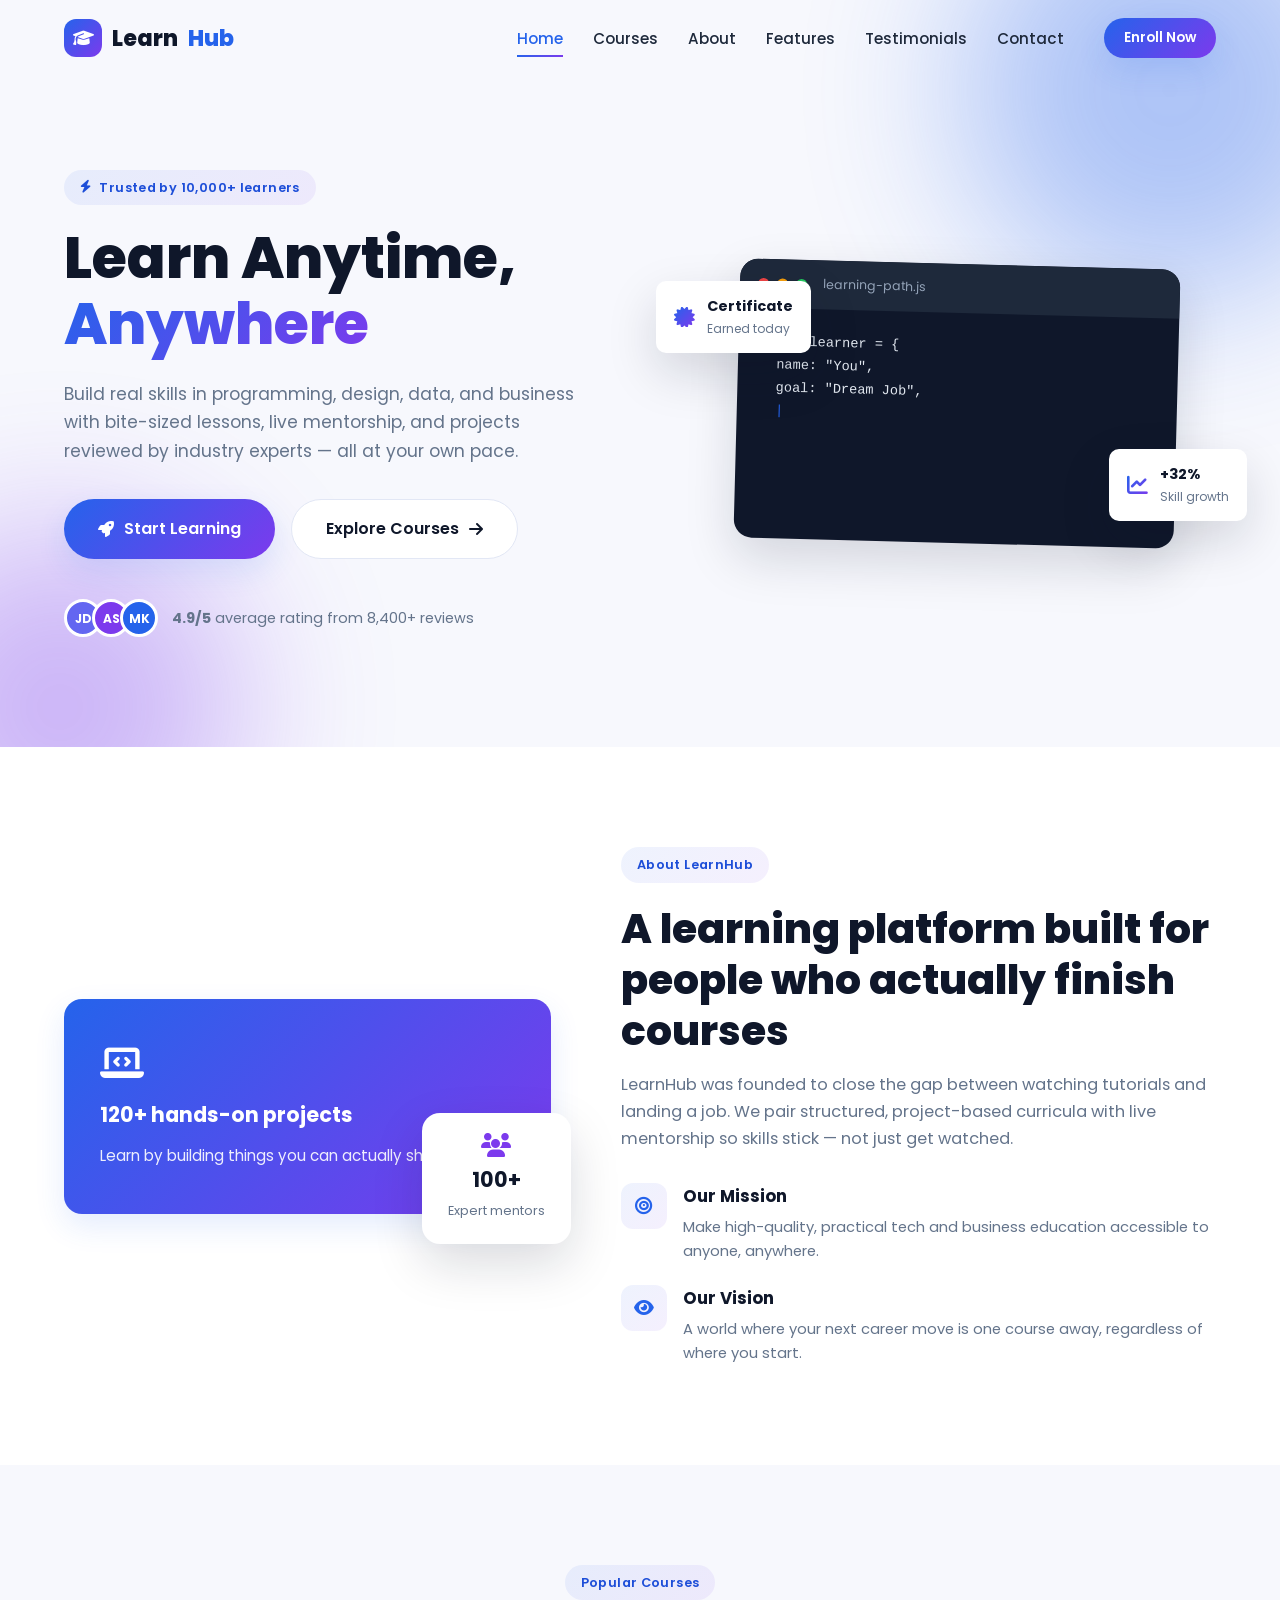
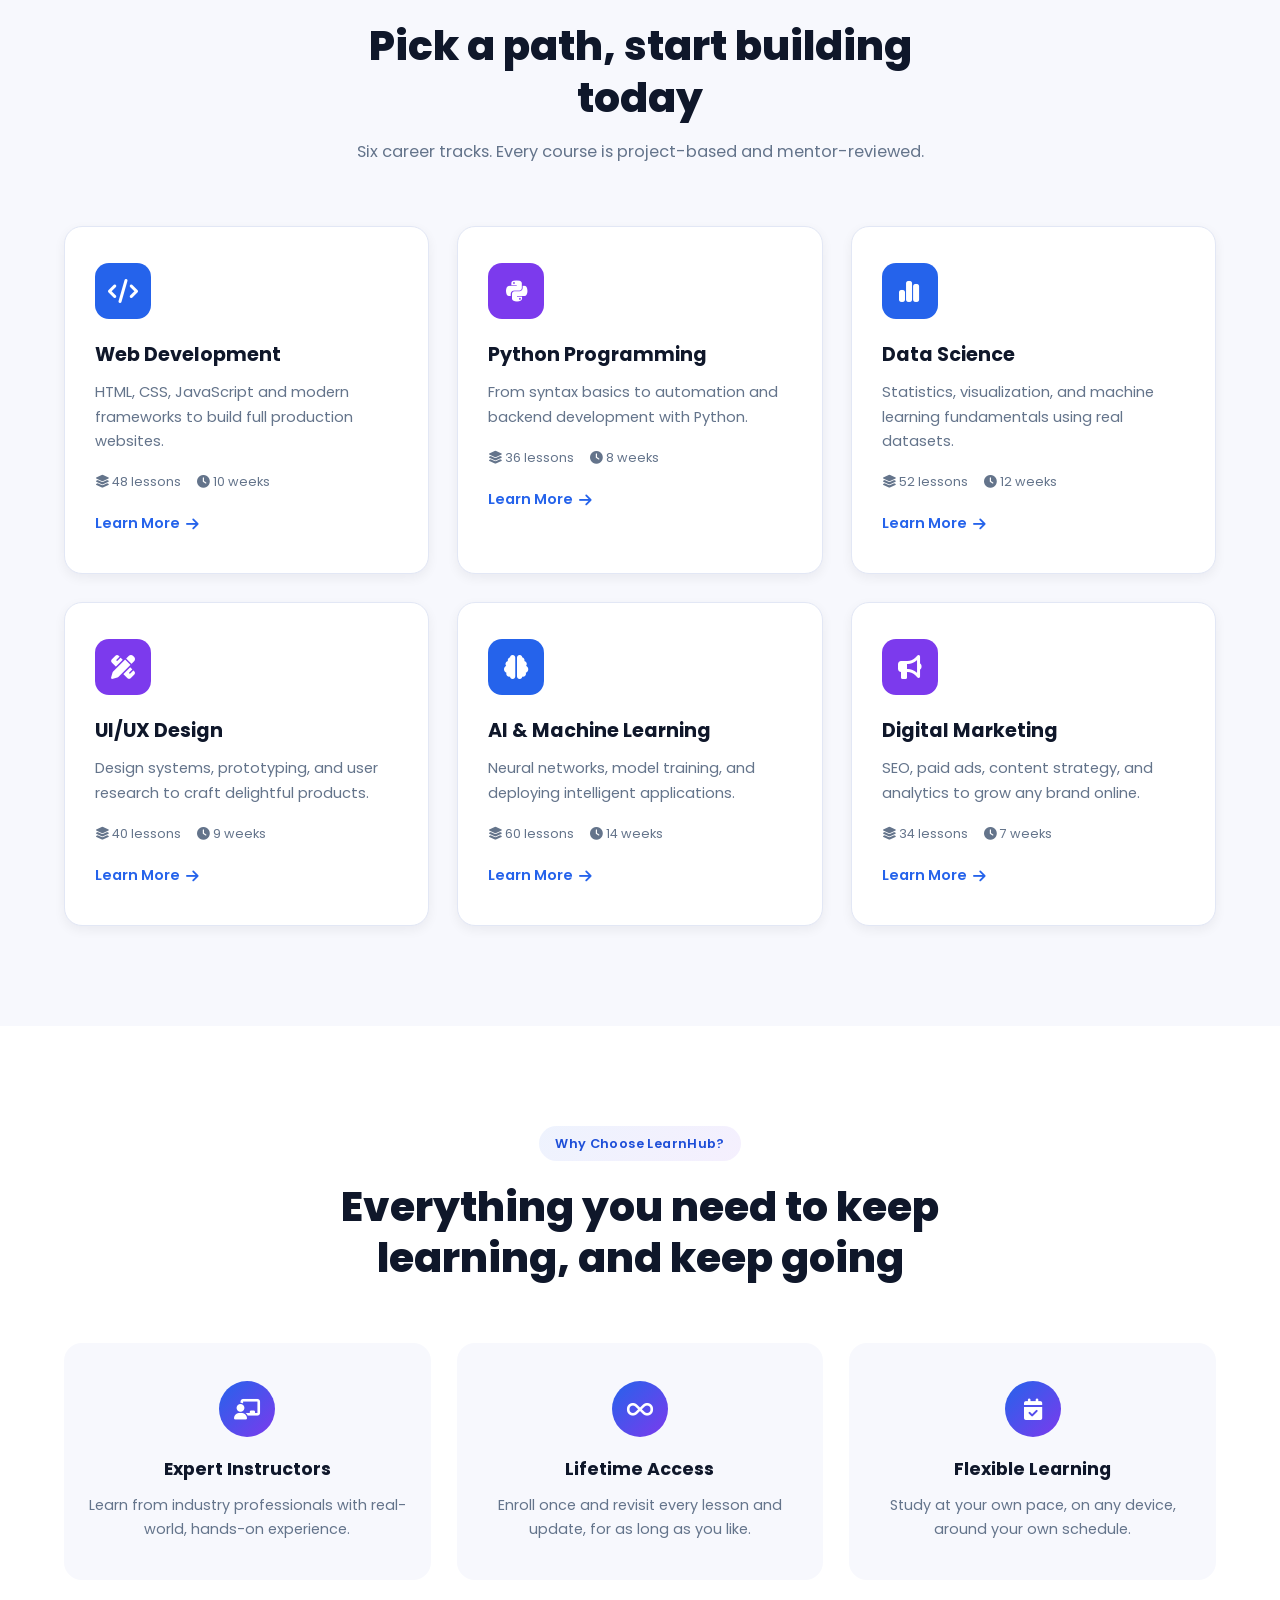
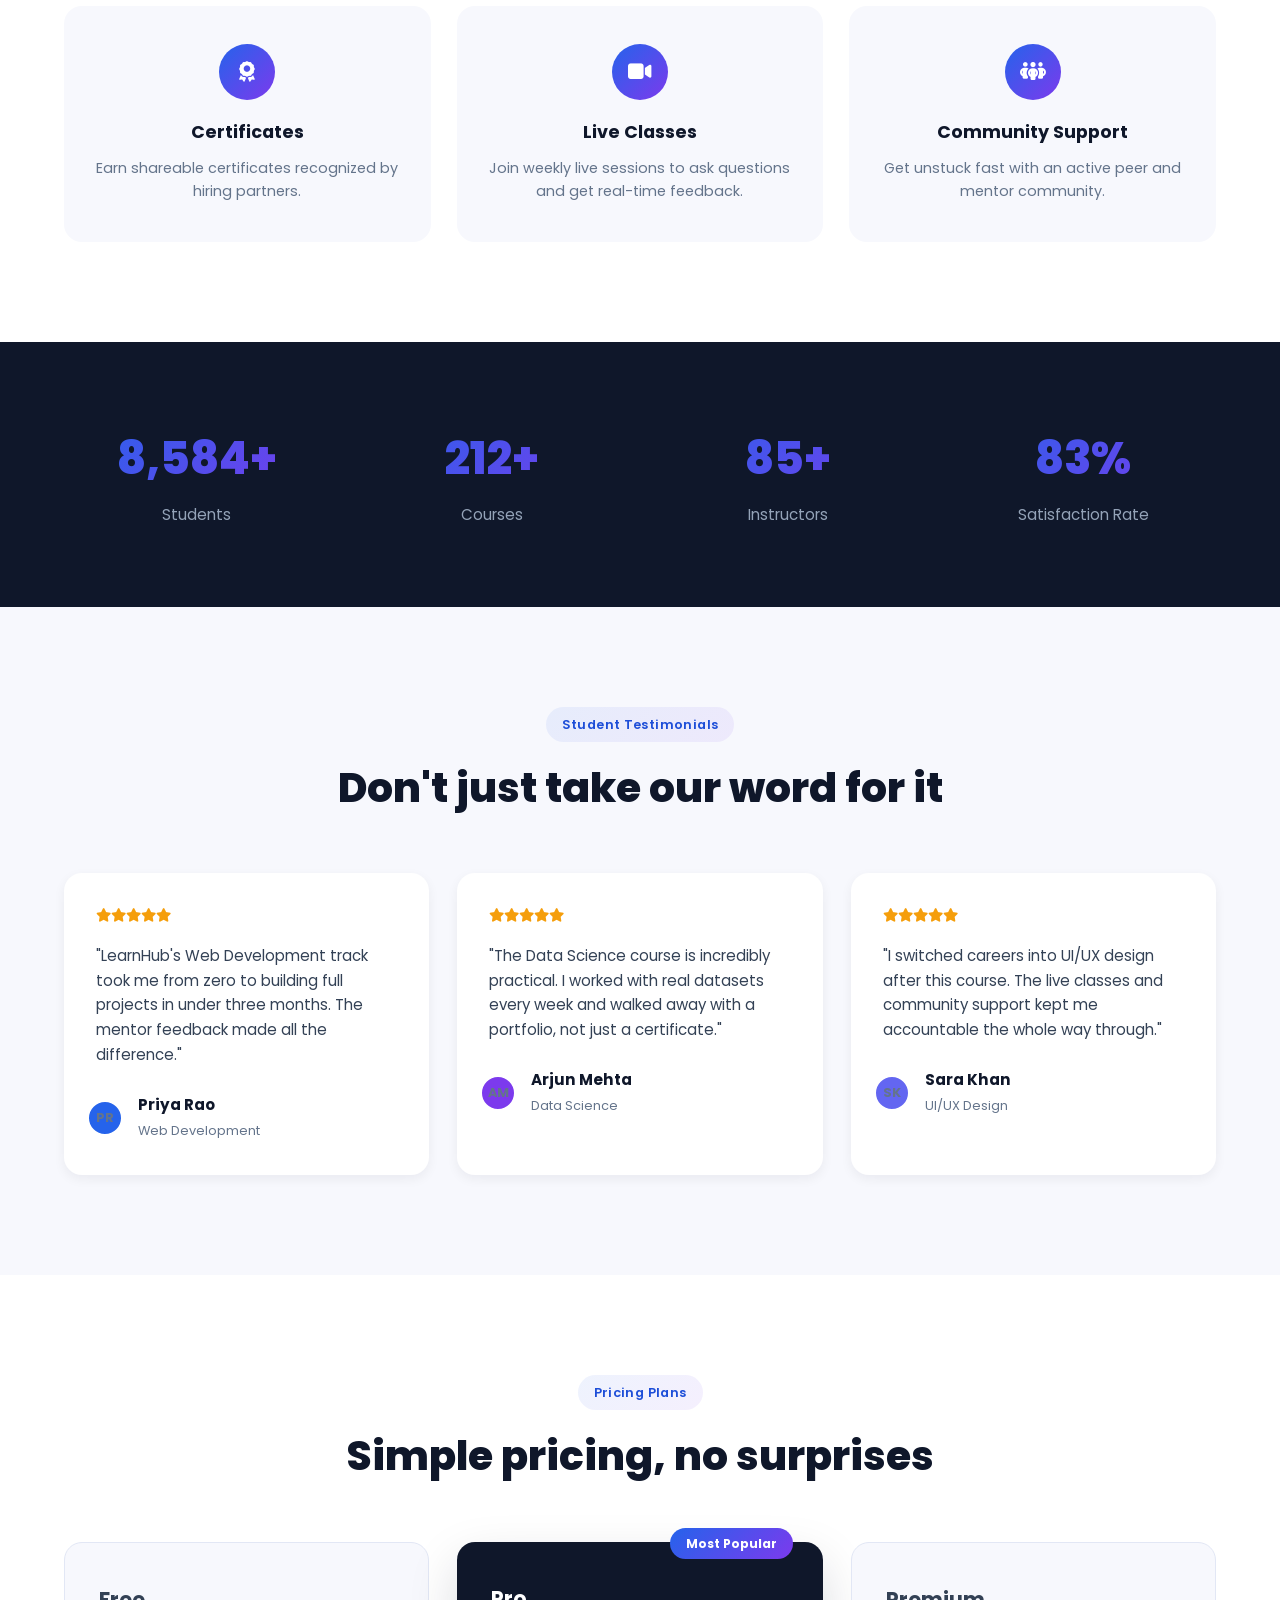
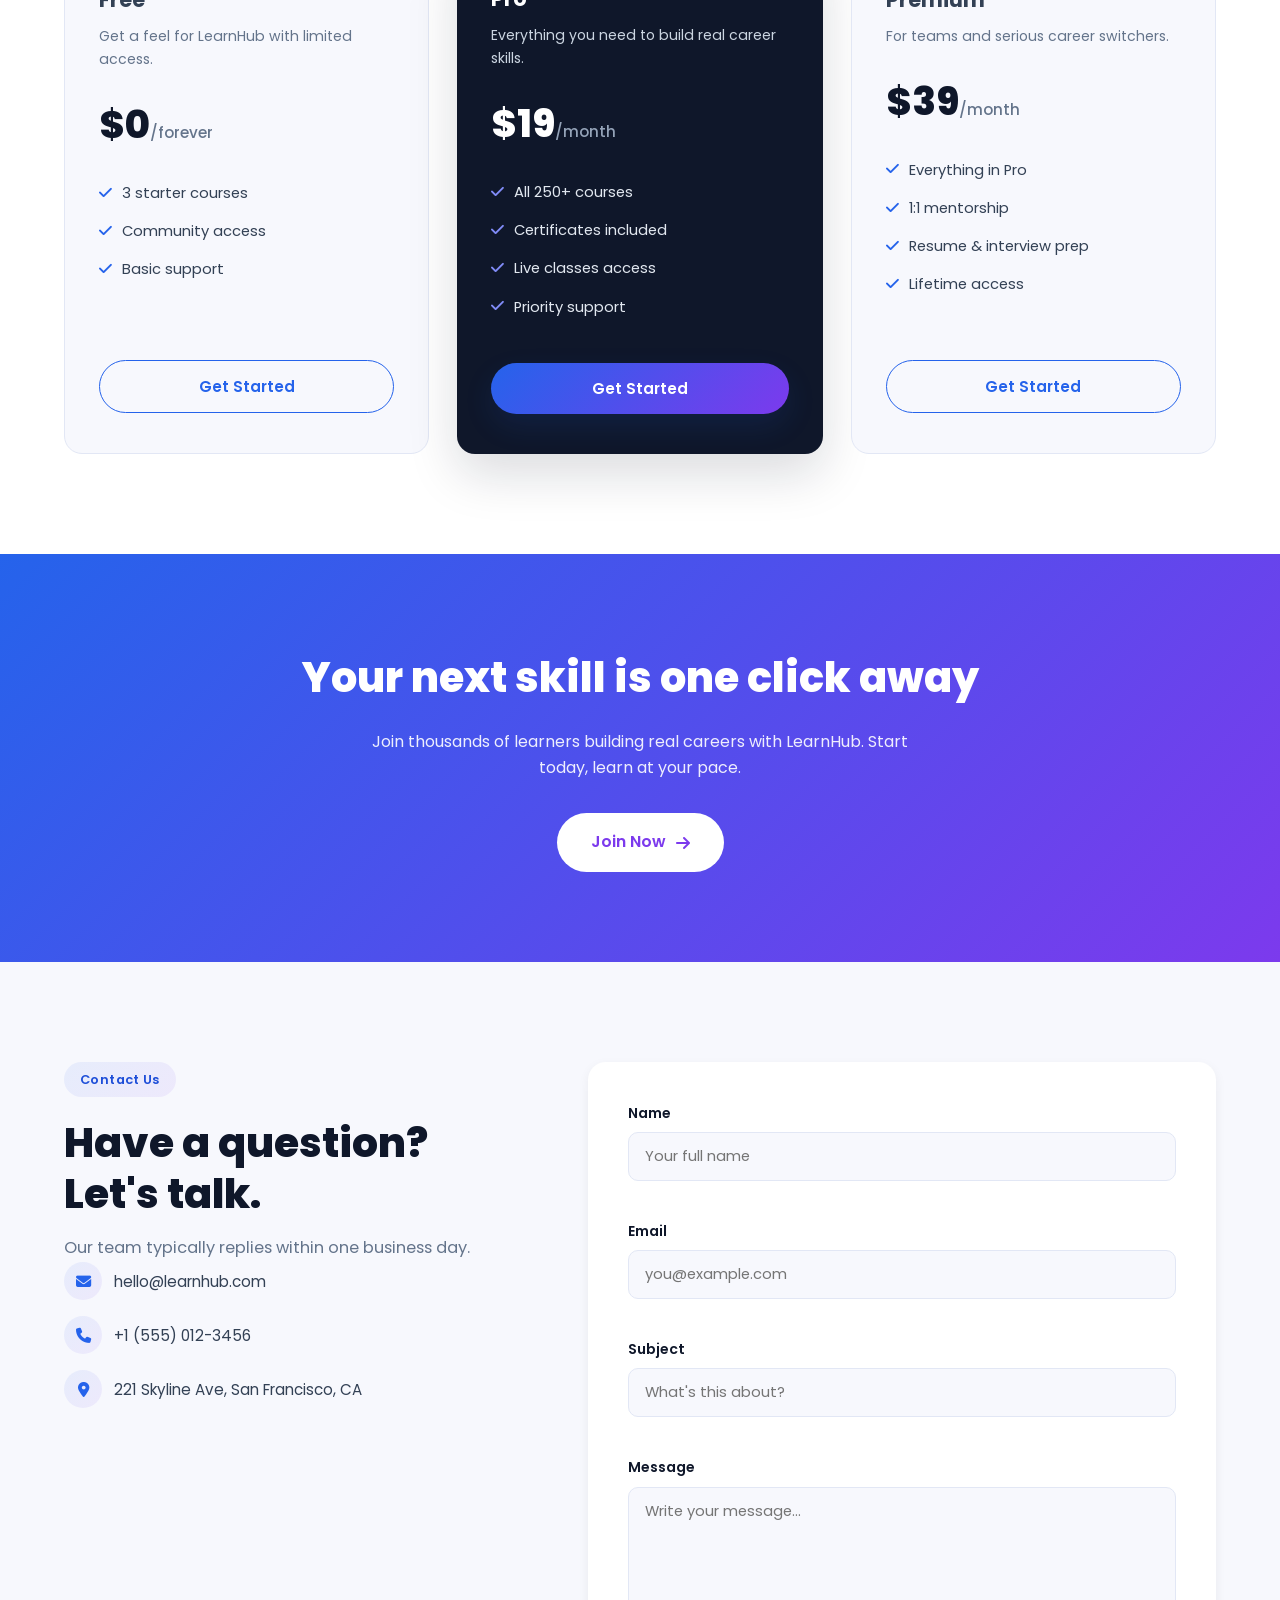
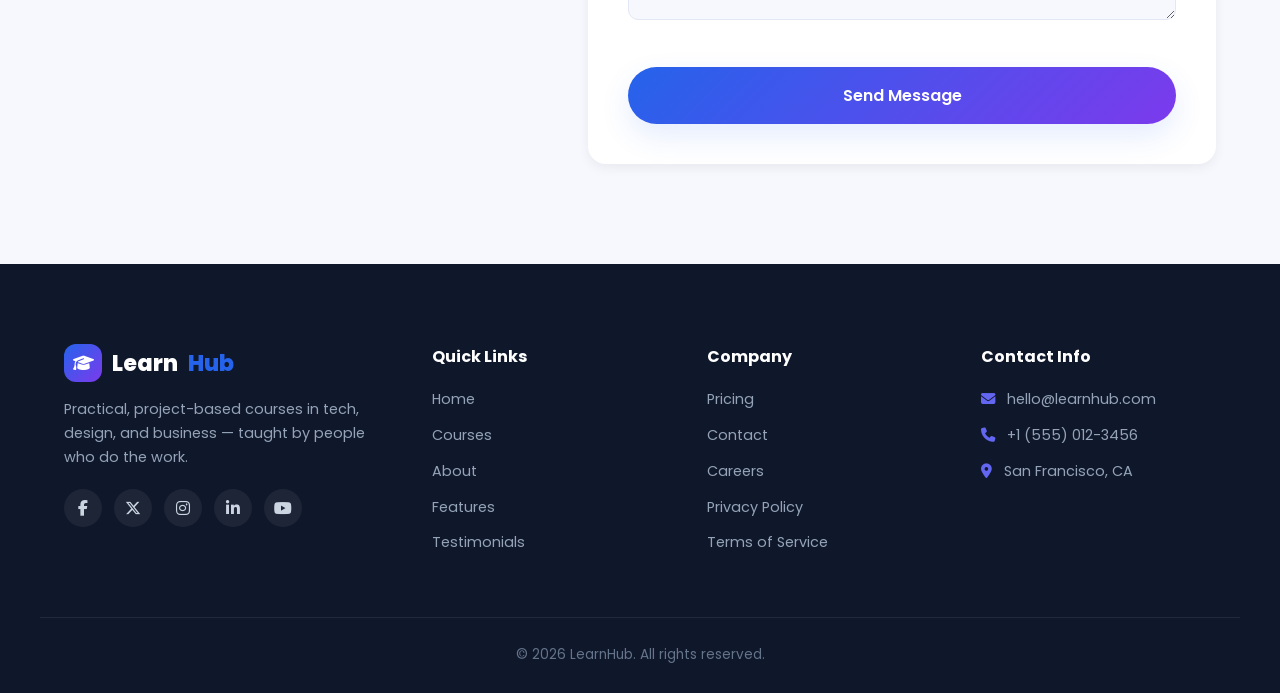
<file: NamrataArbe_Task1_landing/index.html>
<!DOCTYPE html>
<html lang="en">
<head>
  <meta charset="UTF-8" />
  <meta name="viewport" content="width=device-width, initial-scale=1.0" />
  <title>LearnHub — Learn Anytime, Anywhere</title>
  <meta name="description" content="LearnHub is an online learning platform to master technology, programming, design, and business skills from expert instructors." />

  <!-- Google Font: Poppins -->
  <link rel="preconnect" href="https://fonts.googleapis.com">
  <link rel="preconnect" href="https://fonts.gstatic.com" crossorigin>
  <link href="https://fonts.googleapis.com/css2?family=Poppins:ital,wght@0,400;0,500;0,600;0,700;0,800;1,500&display=swap" rel="stylesheet">

  <!-- Font Awesome icons (CDN) -->
  <link rel="stylesheet" href="https://cdnjs.cloudflare.com/ajax/libs/font-awesome/6.5.1/css/all.min.css">

  <link rel="stylesheet" href="style.css" />
</head>
<body>

  <!-- ========== NAVIGATION BAR ========== -->
  <header class="navbar" id="navbar">
    <div class="container navbar__inner">
      <a href="#home" class="logo">
        <span class="logo__mark"><i class="fa-solid fa-graduation-cap"></i></span>
        Learn<span class="logo__accent">Hub</span>
      </a>

      <nav class="nav-links" id="navLinks">
        <a href="#home" class="nav-link active-link">Home</a>
        <a href="#courses" class="nav-link">Courses</a>
        <a href="#about" class="nav-link">About</a>
        <a href="#features" class="nav-link">Features</a>
        <a href="#testimonials" class="nav-link">Testimonials</a>
        <a href="#contact" class="nav-link">Contact</a>
        <a href="#pricing" class="btn btn--primary btn--small nav-cta">Enroll Now</a>
      </nav>

      <button class="hamburger" id="hamburger" aria-label="Toggle navigation menu">
        <span></span><span></span><span></span>
      </button>
    </div>
  </header>

  <!-- ========== HERO SECTION ========== -->
  <section class="hero" id="home">
    <div class="hero__glow hero__glow--1"></div>
    <div class="hero__glow hero__glow--2"></div>

    <div class="container hero__inner">
      <div class="hero__content reveal">
        <span class="eyebrow"><i class="fa-solid fa-bolt"></i> Trusted by 10,000+ learners</span>
        <h1 class="hero__title">Learn Anytime,<br><span class="text-gradient">Anywhere</span></h1>
        <p class="hero__desc">
          Build real skills in programming, design, data, and business with bite-sized
          lessons, live mentorship, and projects reviewed by industry experts — all at your own pace.
        </p>
        <div class="hero__actions">
          <a href="#pricing" class="btn btn--primary btn--large">
            <i class="fa-solid fa-rocket"></i> Start Learning
          </a>
          <a href="#courses" class="btn btn--ghost btn--large">
            Explore Courses <i class="fa-solid fa-arrow-right"></i>
          </a>
        </div>

        <div class="hero__trust">
          <div class="trust-avatars">
            <span class="avatar-dot" style="--c:#6366f1">JD</span>
            <span class="avatar-dot" style="--c:#7c3aed">AS</span>
            <span class="avatar-dot" style="--c:#2563eb">MK</span>
          </div>
          <p><strong>4.9/5</strong> average rating from 8,400+ reviews</p>
        </div>
      </div>

      <!-- Signature element: live "code editor" mock window -->
      <div class="hero__visual reveal">
        <div class="code-window">
          <div class="code-window__bar">
            <span class="dot dot--red"></span>
            <span class="dot dot--yellow"></span>
            <span class="dot dot--green"></span>
            <span class="code-window__title">learning-path.js</span>
          </div>
          <div class="code-window__body">
            <pre><code id="typedCode"></code><span class="cursor-blink">|</span></pre>
          </div>
        </div>

        <div class="float-card float-card--1">
          <i class="fa-solid fa-certificate"></i>
          <div>
            <strong>Certificate</strong>
            <p>Earned today</p>
          </div>
        </div>

        <div class="float-card float-card--2">
          <i class="fa-solid fa-chart-line"></i>
          <div>
            <strong>+32%</strong>
            <p>Skill growth</p>
          </div>
        </div>
      </div>
    </div>
  </section>

  <!-- ========== ABOUT SECTION ========== -->
  <section class="about" id="about">
    <div class="container about__grid">
      <div class="about__visual reveal">
        <div class="about__card about__card--main">
          <i class="fa-solid fa-laptop-code"></i>
          <h3>120+ hands-on projects</h3>
          <p>Learn by building things you can actually show off.</p>
        </div>
        <div class="about__card about__card--badge">
          <i class="fa-solid fa-users"></i>
          <strong>100+</strong>
          <span>Expert mentors</span>
        </div>
      </div>

      <div class="about__content reveal">
        <span class="eyebrow eyebrow--dark">About LearnHub</span>
        <h2 class="section-title">A learning platform built for people who actually finish courses</h2>
        <p class="section-text">
          LearnHub was founded to close the gap between watching tutorials and landing a job.
          We pair structured, project-based curricula with live mentorship so skills stick —
          not just get watched.
        </p>

        <div class="about__pillars">
          <div class="pillar">
            <i class="fa-solid fa-bullseye"></i>
            <div>
              <h4>Our Mission</h4>
              <p>Make high-quality, practical tech and business education accessible to anyone, anywhere.</p>
            </div>
          </div>
          <div class="pillar">
            <i class="fa-solid fa-eye"></i>
            <div>
              <h4>Our Vision</h4>
              <p>A world where your next career move is one course away, regardless of where you start.</p>
            </div>
          </div>
        </div>
      </div>
    </div>
  </section>

  <!-- ========== POPULAR COURSES ========== -->
  <section class="courses" id="courses">
    <div class="container">
      <div class="section-head reveal">
        <span class="eyebrow eyebrow--dark">Popular Courses</span>
        <h2 class="section-title">Pick a path, start building today</h2>
        <p class="section-text">Six career tracks. Every course is project-based and mentor-reviewed.</p>
      </div>

      <div class="course-grid">

        <article class="course-card reveal">
          <div class="course-card__icon icon--blue"><i class="fa-solid fa-code"></i></div>
          <h3>Web Development</h3>
          <p>HTML, CSS, JavaScript and modern frameworks to build full production websites.</p>
          <div class="course-card__meta"><span><i class="fa-solid fa-layer-group"></i> 48 lessons</span><span><i class="fa-solid fa-clock"></i> 10 weeks</span></div>
          <a href="#" class="card-link">Learn More <i class="fa-solid fa-arrow-right"></i></a>
        </article>

        <article class="course-card reveal">
          <div class="course-card__icon icon--purple"><i class="fa-brands fa-python"></i></div>
          <h3>Python Programming</h3>
          <p>From syntax basics to automation and backend development with Python.</p>
          <div class="course-card__meta"><span><i class="fa-solid fa-layer-group"></i> 36 lessons</span><span><i class="fa-solid fa-clock"></i> 8 weeks</span></div>
          <a href="#" class="card-link">Learn More <i class="fa-solid fa-arrow-right"></i></a>
        </article>

        <article class="course-card reveal">
          <div class="course-card__icon icon--blue"><i class="fa-solid fa-chart-simple"></i></div>
          <h3>Data Science</h3>
          <p>Statistics, visualization, and machine learning fundamentals using real datasets.</p>
          <div class="course-card__meta"><span><i class="fa-solid fa-layer-group"></i> 52 lessons</span><span><i class="fa-solid fa-clock"></i> 12 weeks</span></div>
          <a href="#" class="card-link">Learn More <i class="fa-solid fa-arrow-right"></i></a>
        </article>

        <article class="course-card reveal">
          <div class="course-card__icon icon--purple"><i class="fa-solid fa-pen-ruler"></i></div>
          <h3>UI/UX Design</h3>
          <p>Design systems, prototyping, and user research to craft delightful products.</p>
          <div class="course-card__meta"><span><i class="fa-solid fa-layer-group"></i> 40 lessons</span><span><i class="fa-solid fa-clock"></i> 9 weeks</span></div>
          <a href="#" class="card-link">Learn More <i class="fa-solid fa-arrow-right"></i></a>
        </article>

        <article class="course-card reveal">
          <div class="course-card__icon icon--blue"><i class="fa-solid fa-brain"></i></div>
          <h3>AI &amp; Machine Learning</h3>
          <p>Neural networks, model training, and deploying intelligent applications.</p>
          <div class="course-card__meta"><span><i class="fa-solid fa-layer-group"></i> 60 lessons</span><span><i class="fa-solid fa-clock"></i> 14 weeks</span></div>
          <a href="#" class="card-link">Learn More <i class="fa-solid fa-arrow-right"></i></a>
        </article>

        <article class="course-card reveal">
          <div class="course-card__icon icon--purple"><i class="fa-solid fa-bullhorn"></i></div>
          <h3>Digital Marketing</h3>
          <p>SEO, paid ads, content strategy, and analytics to grow any brand online.</p>
          <div class="course-card__meta"><span><i class="fa-solid fa-layer-group"></i> 34 lessons</span><span><i class="fa-solid fa-clock"></i> 7 weeks</span></div>
          <a href="#" class="card-link">Learn More <i class="fa-solid fa-arrow-right"></i></a>
        </article>

      </div>
    </div>
  </section>

  <!-- ========== WHY CHOOSE LEARNHUB ========== -->
  <section class="features" id="features">
    <div class="container">
      <div class="section-head reveal">
        <span class="eyebrow eyebrow--dark">Why Choose LearnHub?</span>
        <h2 class="section-title">Everything you need to keep learning, and keep going</h2>
      </div>

      <div class="feature-grid">
        <div class="feature-card reveal">
          <i class="fa-solid fa-chalkboard-user"></i>
          <h3>Expert Instructors</h3>
          <p>Learn from industry professionals with real-world, hands-on experience.</p>
        </div>
        <div class="feature-card reveal">
          <i class="fa-solid fa-infinity"></i>
          <h3>Lifetime Access</h3>
          <p>Enroll once and revisit every lesson and update, for as long as you like.</p>
        </div>
        <div class="feature-card reveal">
          <i class="fa-solid fa-calendar-check"></i>
          <h3>Flexible Learning</h3>
          <p>Study at your own pace, on any device, around your own schedule.</p>
        </div>
        <div class="feature-card reveal">
          <i class="fa-solid fa-award"></i>
          <h3>Certificates</h3>
          <p>Earn shareable certificates recognized by hiring partners.</p>
        </div>
        <div class="feature-card reveal">
          <i class="fa-solid fa-video"></i>
          <h3>Live Classes</h3>
          <p>Join weekly live sessions to ask questions and get real-time feedback.</p>
        </div>
        <div class="feature-card reveal">
          <i class="fa-solid fa-people-group"></i>
          <h3>Community Support</h3>
          <p>Get unstuck fast with an active peer and mentor community.</p>
        </div>
      </div>
    </div>
  </section>

  <!-- ========== STATISTICS SECTION ========== -->
  <section class="stats" id="stats">
    <div class="container stats__grid">
      <div class="stat-item reveal">
        <h3><span class="counter" data-target="10000">0</span>+</h3>
        <p>Students</p>
      </div>
      <div class="stat-item reveal">
        <h3><span class="counter" data-target="250">0</span>+</h3>
        <p>Courses</p>
      </div>
      <div class="stat-item reveal">
        <h3><span class="counter" data-target="100">0</span>+</h3>
        <p>Instructors</p>
      </div>
      <div class="stat-item reveal">
        <h3><span class="counter" data-target="98">0</span>%</h3>
        <p>Satisfaction Rate</p>
      </div>
    </div>
  </section>

  <!-- ========== TESTIMONIALS ========== -->
  <section class="testimonials" id="testimonials">
    <div class="container">
      <div class="section-head reveal">
        <span class="eyebrow eyebrow--dark">Student Testimonials</span>
        <h2 class="section-title">Don't just take our word for it</h2>
      </div>

      <div class="testimonial-grid">
        <article class="testimonial-card reveal">
          <div class="stars"><i class="fa-solid fa-star"></i><i class="fa-solid fa-star"></i><i class="fa-solid fa-star"></i><i class="fa-solid fa-star"></i><i class="fa-solid fa-star"></i></div>
          <p>"LearnHub's Web Development track took me from zero to building full projects in under three months. The mentor feedback made all the difference."</p>
          <div class="testimonial-person">
            <span class="avatar-dot" style="--c:#2563eb">PR</span>
            <div>
              <strong>Priya Rao</strong>
              <span>Web Development</span>
            </div>
          </div>
        </article>

        <article class="testimonial-card reveal">
          <div class="stars"><i class="fa-solid fa-star"></i><i class="fa-solid fa-star"></i><i class="fa-solid fa-star"></i><i class="fa-solid fa-star"></i><i class="fa-solid fa-star"></i></div>
          <p>"The Data Science course is incredibly practical. I worked with real datasets every week and walked away with a portfolio, not just a certificate."</p>
          <div class="testimonial-person">
            <span class="avatar-dot" style="--c:#7c3aed">AM</span>
            <div>
              <strong>Arjun Mehta</strong>
              <span>Data Science</span>
            </div>
          </div>
        </article>

        <article class="testimonial-card reveal">
          <div class="stars"><i class="fa-solid fa-star"></i><i class="fa-solid fa-star"></i><i class="fa-solid fa-star"></i><i class="fa-solid fa-star"></i><i class="fa-solid fa-star"></i></div>
          <p>"I switched careers into UI/UX design after this course. The live classes and community support kept me accountable the whole way through."</p>
          <div class="testimonial-person">
            <span class="avatar-dot" style="--c:#6366f1">SK</span>
            <div>
              <strong>Sara Khan</strong>
              <span>UI/UX Design</span>
            </div>
          </div>
        </article>
      </div>
    </div>
  </section>

  <!-- ========== PRICING PLANS ========== -->
  <section class="pricing" id="pricing">
    <div class="container">
      <div class="section-head reveal">
        <span class="eyebrow eyebrow--dark">Pricing Plans</span>
        <h2 class="section-title">Simple pricing, no surprises</h2>
      </div>

      <div class="pricing-grid">
        <div class="price-card reveal">
          <h3>Free</h3>
          <p class="price-card__desc">Get a feel for LearnHub with limited access.</p>
          <div class="price-card__amount">$0<span>/forever</span></div>
          <ul class="price-card__list">
            <li><i class="fa-solid fa-check"></i> 3 starter courses</li>
            <li><i class="fa-solid fa-check"></i> Community access</li>
            <li><i class="fa-solid fa-check"></i> Basic support</li>
          </ul>
          <a href="#contact" class="btn btn--outline">Get Started</a>
        </div>

        <div class="price-card price-card--popular reveal">
          <span class="popular-badge">Most Popular</span>
          <h3>Pro</h3>
          <p class="price-card__desc">Everything you need to build real career skills.</p>
          <div class="price-card__amount">$19<span>/month</span></div>
          <ul class="price-card__list">
            <li><i class="fa-solid fa-check"></i> All 250+ courses</li>
            <li><i class="fa-solid fa-check"></i> Certificates included</li>
            <li><i class="fa-solid fa-check"></i> Live classes access</li>
            <li><i class="fa-solid fa-check"></i> Priority support</li>
          </ul>
          <a href="#contact" class="btn btn--primary">Get Started</a>
        </div>

        <div class="price-card reveal">
          <h3>Premium</h3>
          <p class="price-card__desc">For teams and serious career switchers.</p>
          <div class="price-card__amount">$39<span>/month</span></div>
          <ul class="price-card__list">
            <li><i class="fa-solid fa-check"></i> Everything in Pro</li>
            <li><i class="fa-solid fa-check"></i> 1:1 mentorship</li>
            <li><i class="fa-solid fa-check"></i> Resume &amp; interview prep</li>
            <li><i class="fa-solid fa-check"></i> Lifetime access</li>
          </ul>
          <a href="#contact" class="btn btn--outline">Get Started</a>
        </div>
      </div>
    </div>
  </section>

  <!-- ========== CALL TO ACTION ========== -->
  <section class="cta">
    <div class="container cta__inner reveal">
      <h2>Your next skill is one click away</h2>
      <p>Join thousands of learners building real careers with LearnHub. Start today, learn at your pace.</p>
      <a href="#pricing" class="btn btn--white btn--large">Join Now <i class="fa-solid fa-arrow-right"></i></a>
    </div>
  </section>

  <!-- ========== CONTACT SECTION ========== -->
  <section class="contact" id="contact">
    <div class="container contact__grid">
      <div class="contact__info reveal">
        <span class="eyebrow eyebrow--dark">Contact Us</span>
        <h2 class="section-title">Have a question? Let's talk.</h2>
        <p class="section-text">Our team typically replies within one business day.</p>

        <div class="contact__item"><i class="fa-solid fa-envelope"></i> hello@learnhub.com</div>
        <div class="contact__item"><i class="fa-solid fa-phone"></i> +1 (555) 012-3456</div>
        <div class="contact__item"><i class="fa-solid fa-location-dot"></i> 221 Skyline Ave, San Francisco, CA</div>
      </div>

      <form class="contact__form reveal" id="contactForm" novalidate>
        <div class="form-group">
          <label for="name">Name</label>
          <input type="text" id="name" name="name" placeholder="Your full name" />
          <span class="error-msg" id="nameError"></span>
        </div>

        <div class="form-group">
          <label for="email">Email</label>
          <input type="email" id="email" name="email" placeholder="you@example.com" />
          <span class="error-msg" id="emailError"></span>
        </div>

        <div class="form-group">
          <label for="subject">Subject</label>
          <input type="text" id="subject" name="subject" placeholder="What's this about?" />
          <span class="error-msg" id="subjectError"></span>
        </div>

        <div class="form-group">
          <label for="message">Message</label>
          <textarea id="message" name="message" rows="5" placeholder="Write your message..."></textarea>
          <span class="error-msg" id="messageError"></span>
        </div>

        <button type="submit" class="btn btn--primary btn--large btn--full">Send Message</button>
        <p class="form-success" id="formSuccess">Thanks! Your message has been sent.</p>
      </form>
    </div>
  </section>

  <!-- ========== FOOTER ========== -->
  <footer class="footer">
    <div class="container footer__grid">
      <div class="footer__brand">
        <a href="#home" class="logo logo--footer">
          <span class="logo__mark"><i class="fa-solid fa-graduation-cap"></i></span>
          Learn<span class="logo__accent">Hub</span>
        </a>
        <p>Practical, project-based courses in tech, design, and business — taught by people who do the work.</p>
        <div class="social-icons">
          <a href="#" aria-label="Facebook"><i class="fa-brands fa-facebook-f"></i></a>
          <a href="#" aria-label="Twitter / X"><i class="fa-brands fa-x-twitter"></i></a>
          <a href="#" aria-label="Instagram"><i class="fa-brands fa-instagram"></i></a>
          <a href="#" aria-label="LinkedIn"><i class="fa-brands fa-linkedin-in"></i></a>
          <a href="#" aria-label="YouTube"><i class="fa-brands fa-youtube"></i></a>
        </div>
      </div>

      <div class="footer__col">
        <h4>Quick Links</h4>
        <a href="#home">Home</a>
        <a href="#courses">Courses</a>
        <a href="#about">About</a>
        <a href="#features">Features</a>
        <a href="#testimonials">Testimonials</a>
      </div>

      <div class="footer__col">
        <h4>Company</h4>
        <a href="#pricing">Pricing</a>
        <a href="#contact">Contact</a>
        <a href="#">Careers</a>
        <a href="#">Privacy Policy</a>
        <a href="#">Terms of Service</a>
      </div>

      <div class="footer__col">
        <h4>Contact Info</h4>
        <p><i class="fa-solid fa-envelope"></i> hello@learnhub.com</p>
        <p><i class="fa-solid fa-phone"></i> +1 (555) 012-3456</p>
        <p><i class="fa-solid fa-location-dot"></i> San Francisco, CA</p>
      </div>
    </div>

    <div class="footer__bottom">
      <p>&copy; <span id="year"></span> LearnHub. All rights reserved.</p>
    </div>
  </footer>

  <!-- ========== SCROLL TO TOP BUTTON ========== -->
  <button id="scrollTopBtn" aria-label="Scroll to top">
    <i class="fa-solid fa-arrow-up"></i>
  </button>

  <script src="script.js"></script>
</body>
</html>
</file>
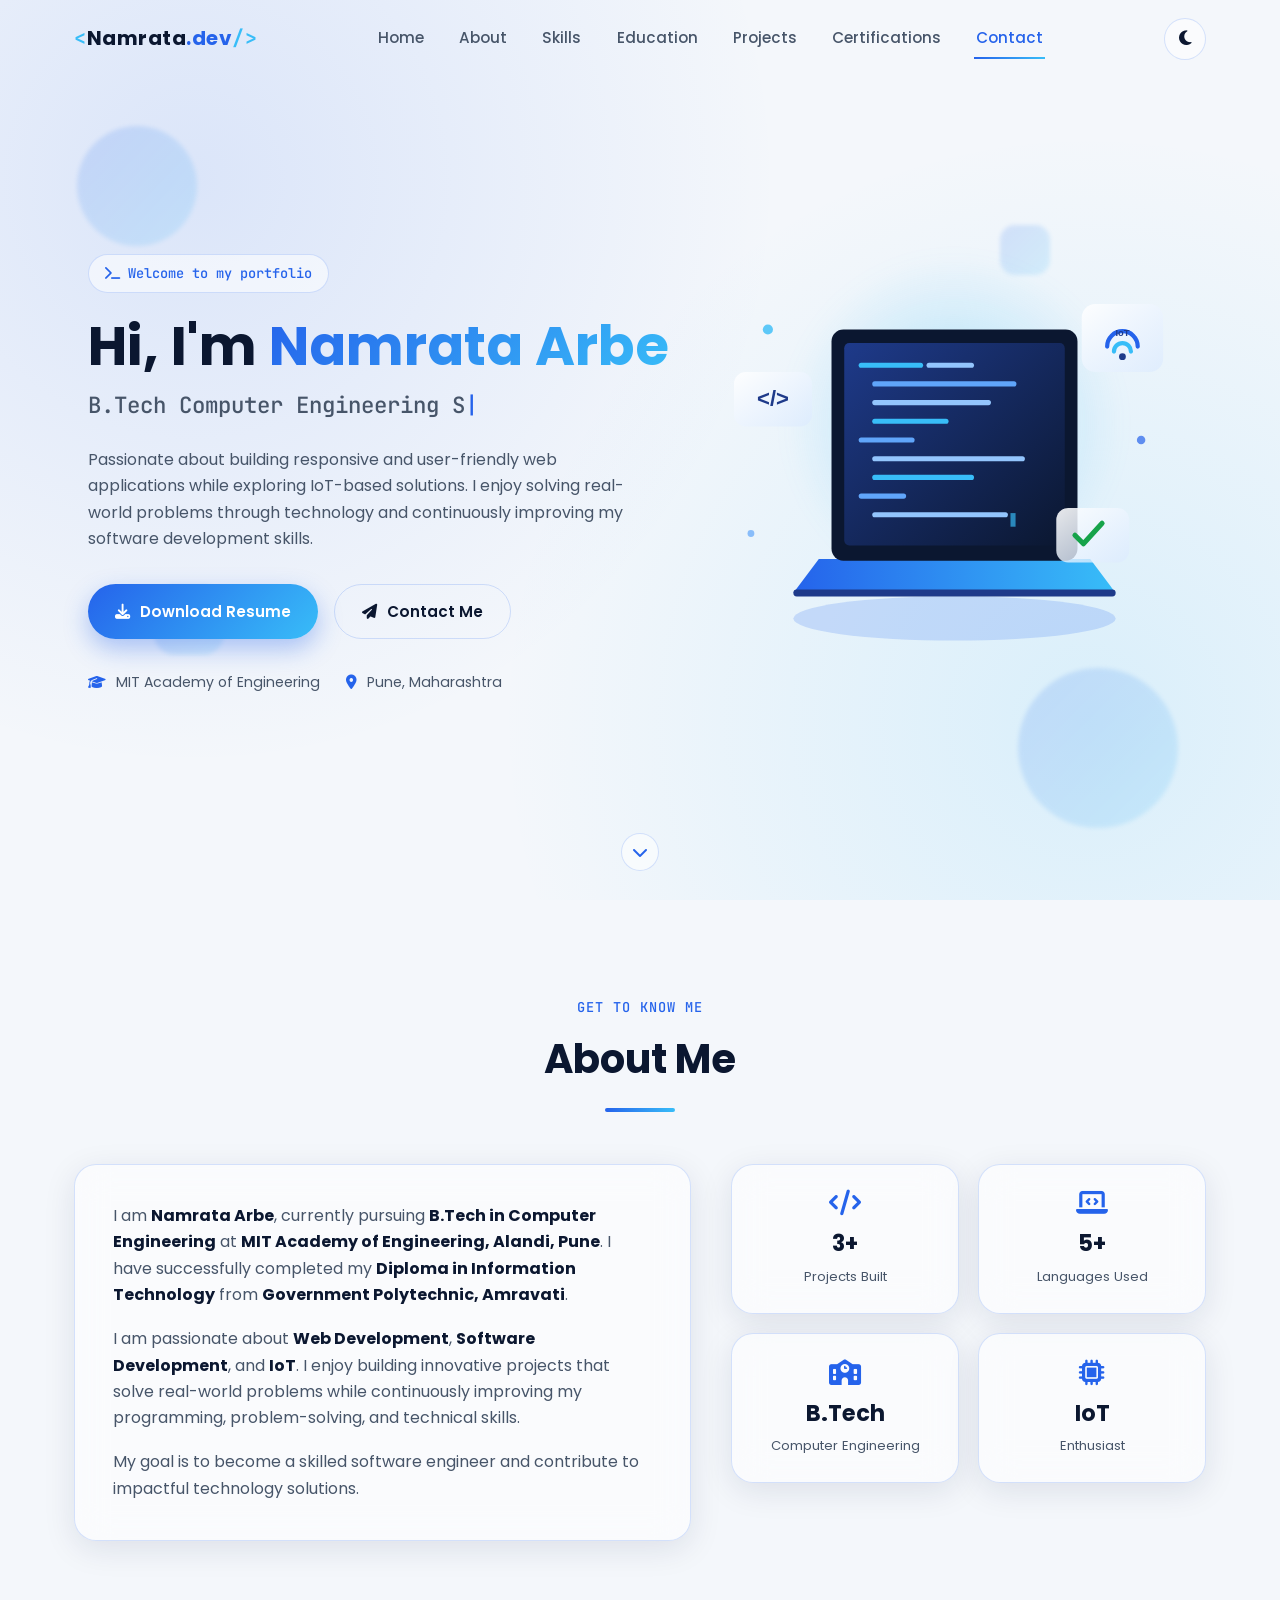
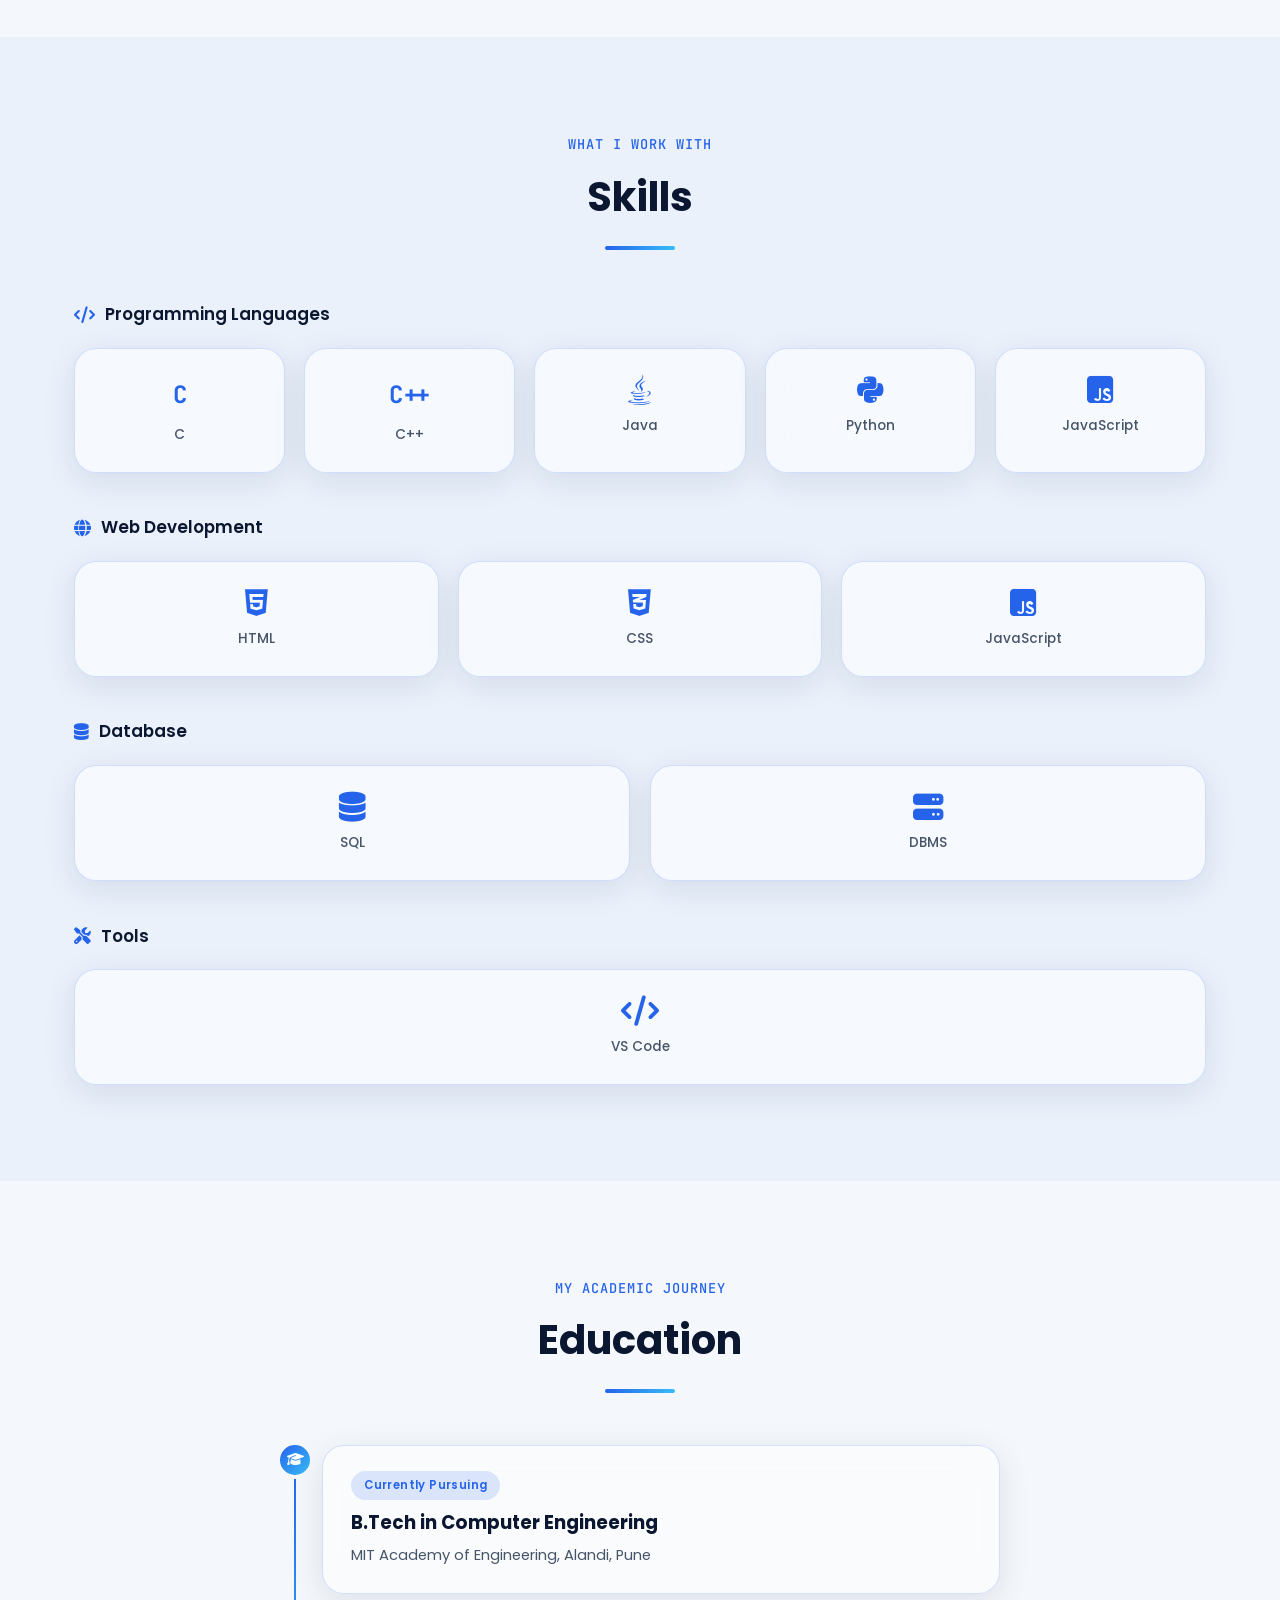
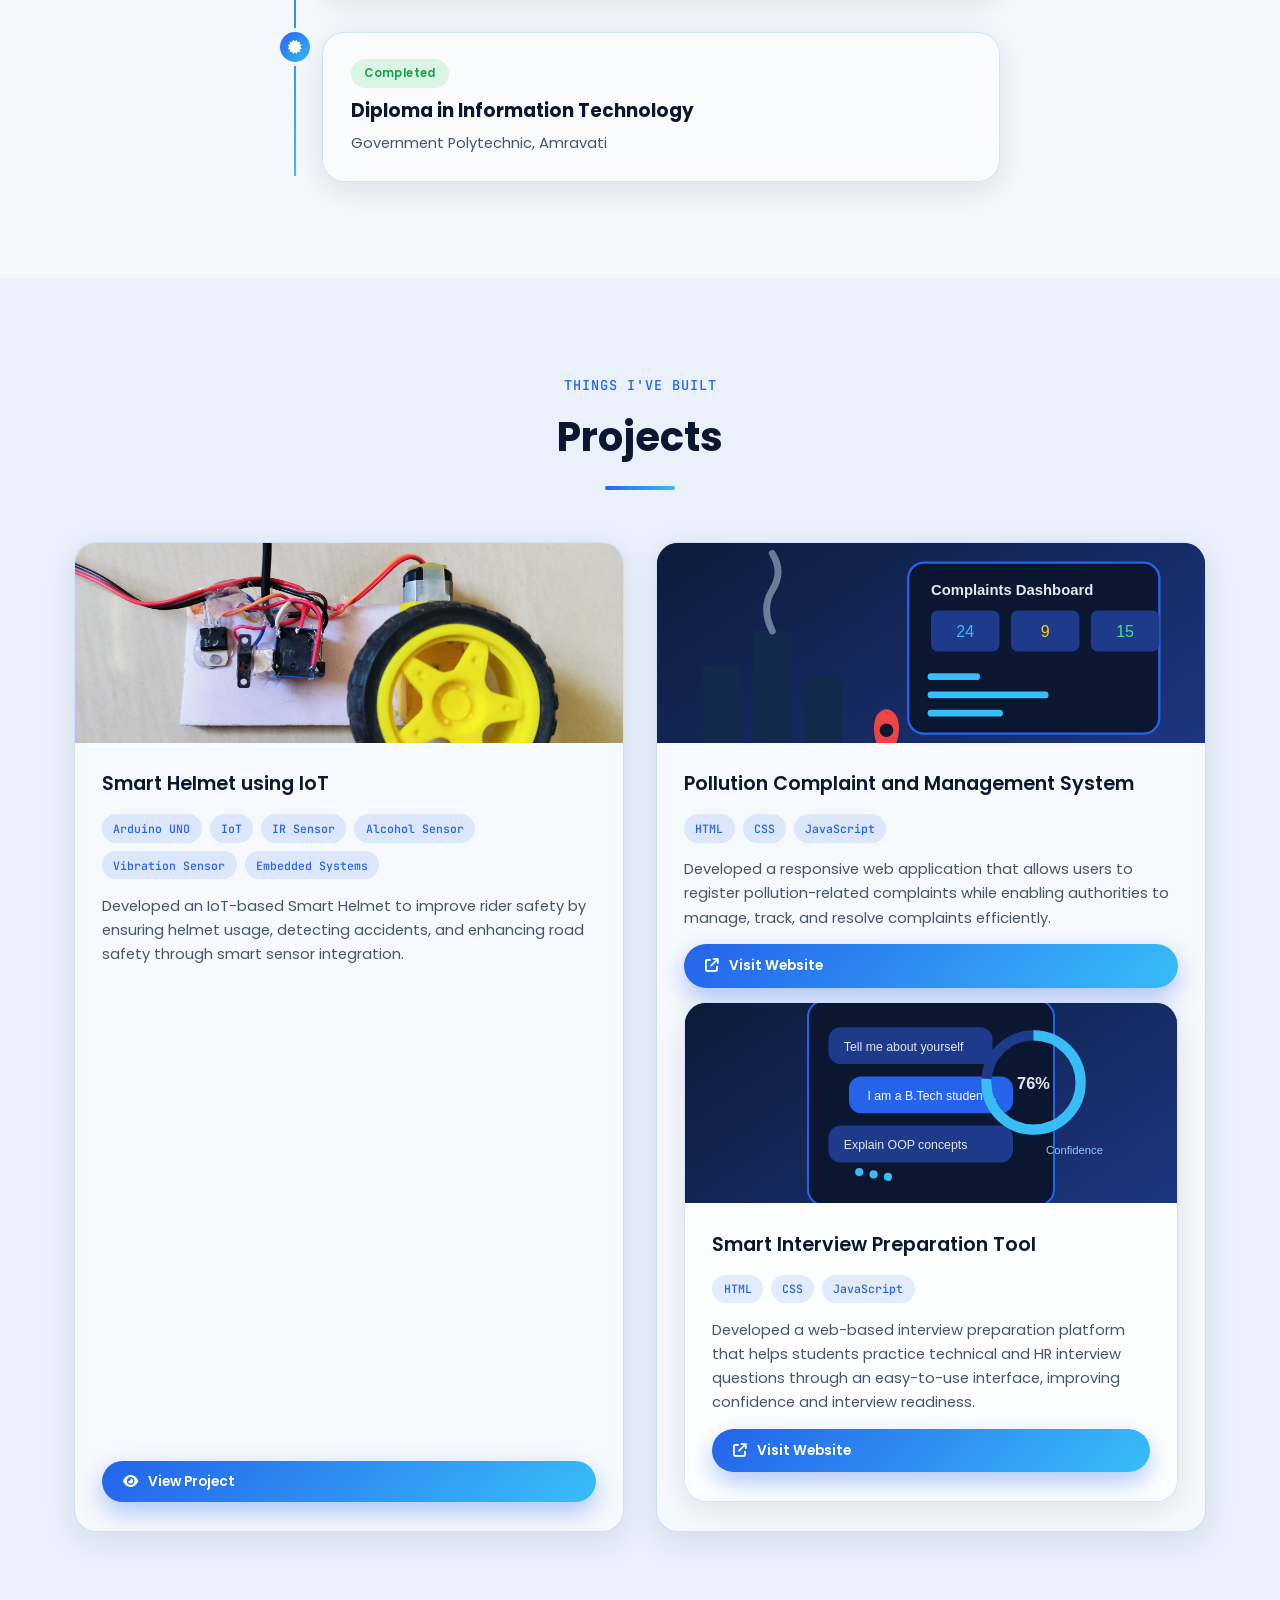
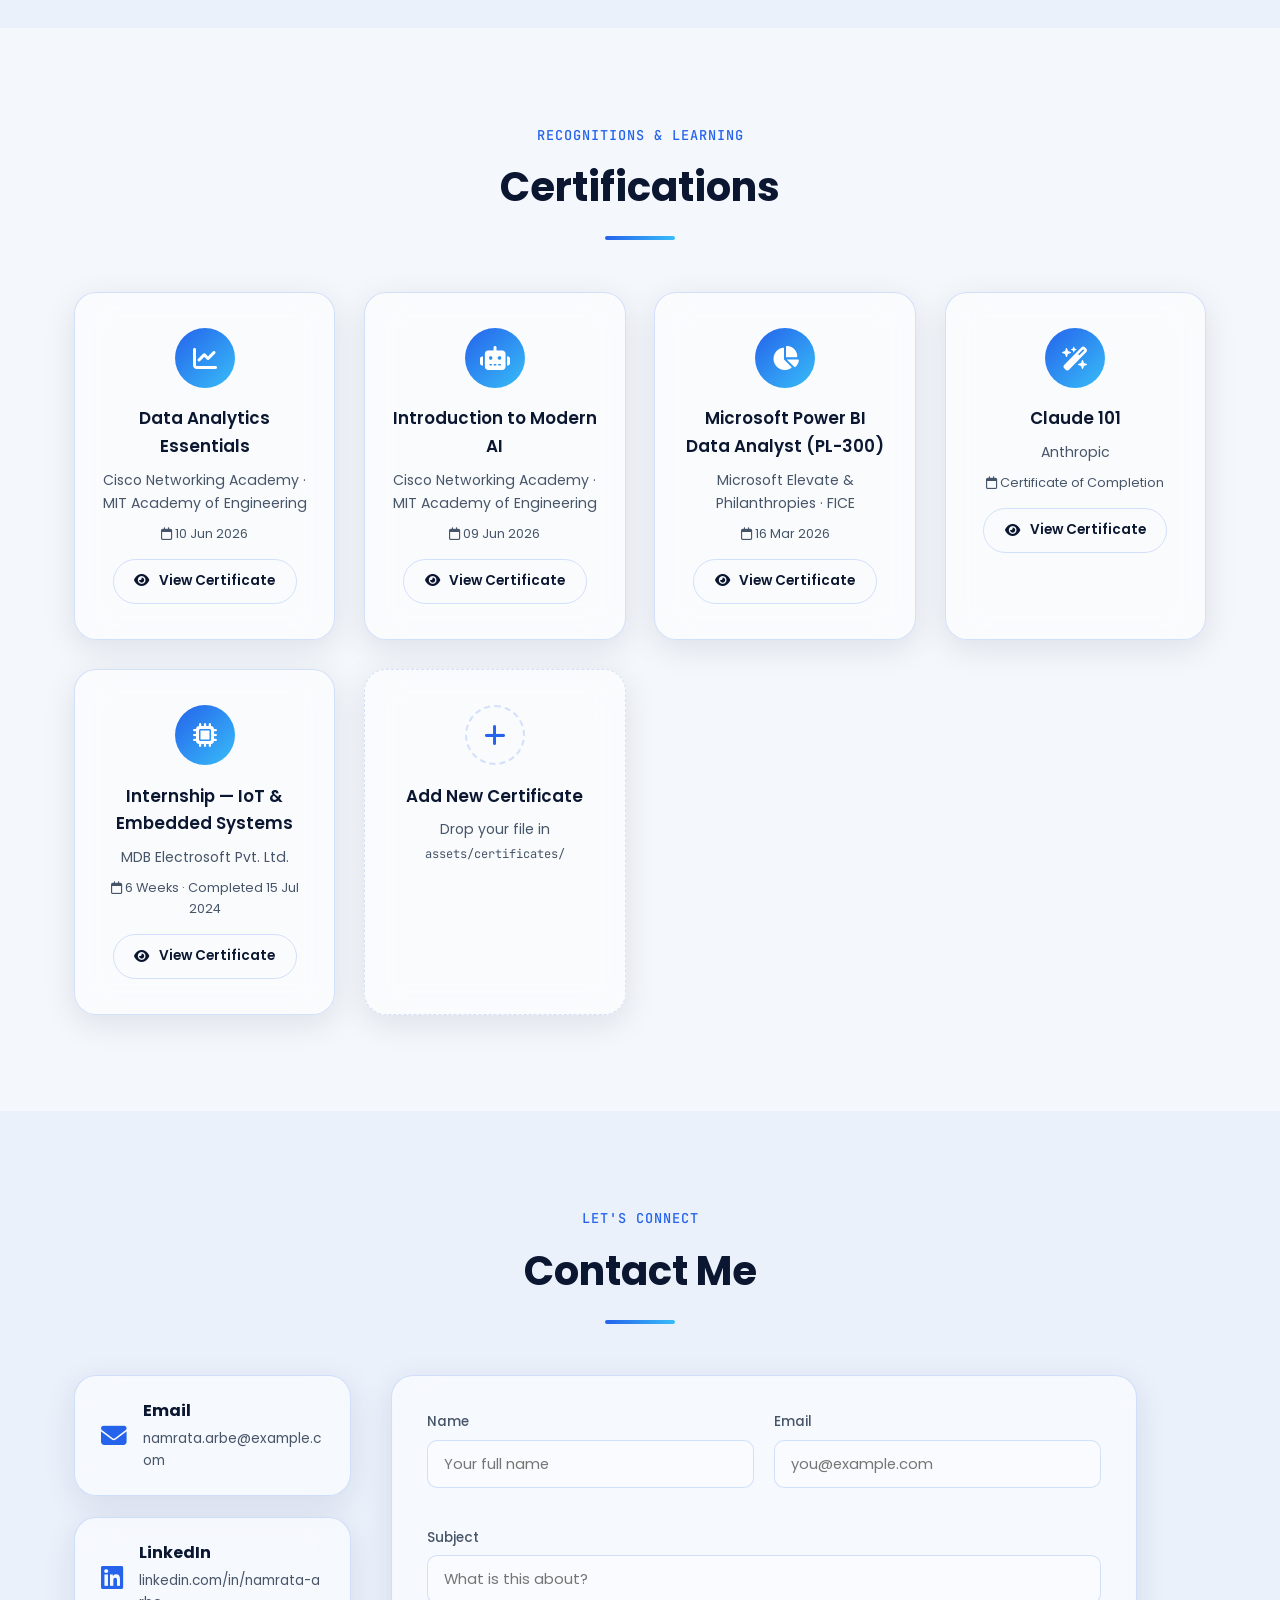
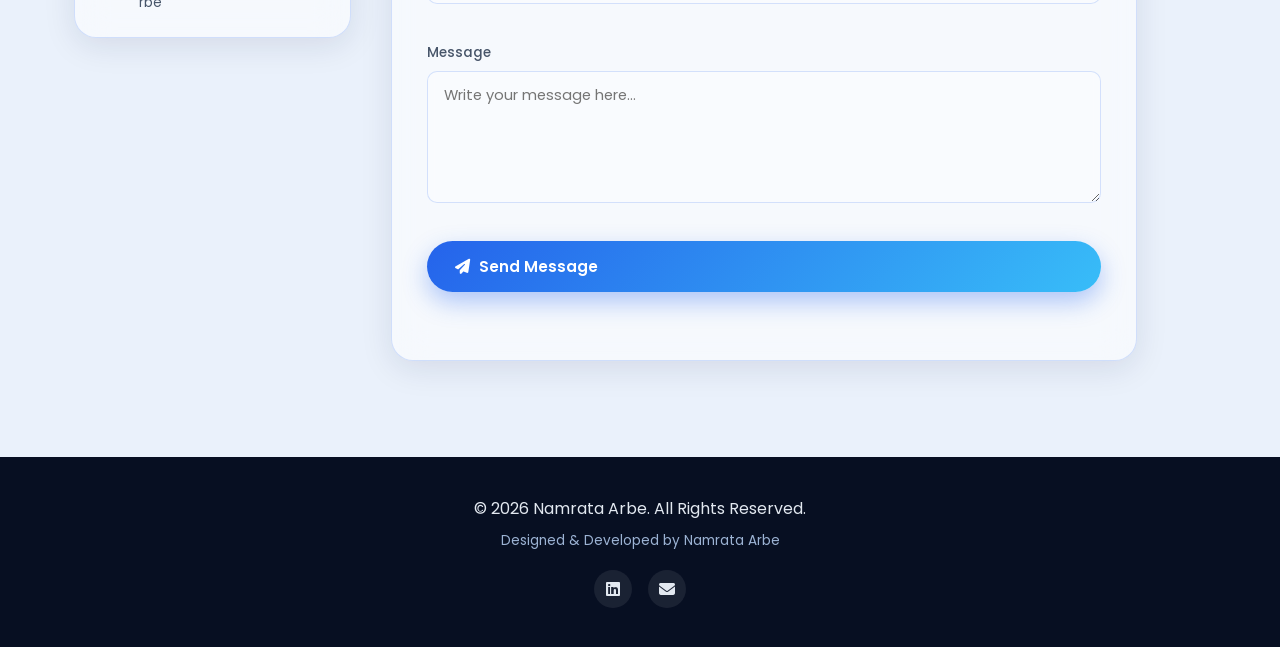
<file: NamrataArbe_Task2_portfolio/index.html>
<!DOCTYPE html>
<html lang="en">
<head>
  <meta charset="UTF-8" />
  <meta name="viewport" content="width=device-width, initial-scale=1.0" />
  <title>Namrata Arbe | Computer Engineering Student &amp; Web Developer</title>
  <meta name="description" content="Portfolio of Namrata Arbe — B.Tech Computer Engineering student, web developer and IoT enthusiast. Explore projects, skills, education and certifications." />
  <meta name="keywords" content="Namrata Arbe, Web Developer, IoT, Computer Engineering, Portfolio, MIT Academy of Engineering" />
  <meta name="author" content="Namrata Arbe" />
  <meta name="theme-color" content="#0B1730" />

  <!-- Open Graph -->
  <meta property="og:title" content="Namrata Arbe | Portfolio" />
  <meta property="og:description" content="B.Tech Computer Engineering student, Web Developer &amp; IoT Enthusiast." />
  <meta property="og:type" content="website" />

  <link rel="icon" type="image/svg+xml" href="assets/icons/favicon.svg" />

  <!-- Google Font: Poppins -->
  <link rel="preconnect" href="https://fonts.googleapis.com">
  <link rel="preconnect" href="https://fonts.gstatic.com" crossorigin>
  <link href="https://fonts.googleapis.com/css2?family=Poppins:ital,wght@0,300;0,400;0,500;0,600;0,700;0,800;1,500&family=JetBrains+Mono:wght@400;500;600&display=swap" rel="stylesheet">

  <!-- Font Awesome -->
  <link rel="stylesheet" href="https://cdnjs.cloudflare.com/ajax/libs/font-awesome/6.5.1/css/all.min.css" integrity="sha512-DTOQO9RWCH3ppGqcWaEA1BIZOC6xxalwEsw9c2QQeAIftl+Vegovlnee1c9QX4TctnWMn13TZye+giMm8e2LwA==" crossorigin="anonymous" referrerpolicy="no-referrer" />

  <link rel="stylesheet" href="style.css" />
</head>
<body>

  <!-- Skip link for accessibility -->
  <a class="skip-link" href="#home">Skip to main content</a>

  <!-- ===== Sticky Navigation ===== -->
  <header class="navbar" id="navbar">
    <nav class="nav-container" aria-label="Primary navigation">
      <a href="#home" class="logo">
        <span class="logo-bracket">&lt;</span>Namrata<span class="logo-accent">.dev</span><span class="logo-bracket">/&gt;</span>
      </a>

      <button class="nav-toggle" id="navToggle" aria-label="Toggle navigation menu" aria-expanded="false">
        <span></span><span></span><span></span>
      </button>

      <ul class="nav-links" id="navLinks">
        <li><a href="#home" class="nav-link active-link" data-section="home">Home</a></li>
        <li><a href="#about" class="nav-link" data-section="about">About</a></li>
        <li><a href="#skills" class="nav-link" data-section="skills">Skills</a></li>
        <li><a href="#education" class="nav-link" data-section="education">Education</a></li>
        <li><a href="#projects" class="nav-link" data-section="projects">Projects</a></li>
        <li><a href="#certifications" class="nav-link" data-section="certifications">Certifications</a></li>
        <li><a href="#contact" class="nav-link" data-section="contact">Contact</a></li>
      </ul>

      <button class="theme-toggle" id="themeToggle" aria-label="Toggle dark and light mode">
        <i class="fa-solid fa-moon" id="themeIcon"></i>
      </button>
    </nav>
  </header>

  <main id="home">

    <!-- ===== Hero Section ===== -->
    <section class="hero" aria-label="Introduction">
      <div class="hero-shapes" aria-hidden="true">
        <span class="shape shape-1"></span>
        <span class="shape shape-2"></span>
        <span class="shape shape-3"></span>
        <span class="shape shape-4"></span>
      </div>

      <div class="hero-container">
        <div class="hero-text">
          <p class="hero-eyebrow"><i class="fa-solid fa-terminal"></i> Welcome to my portfolio</p>
          <h1 class="hero-title">Hi, I'm <span class="gradient-text">Namrata Arbe</span></h1>
          <h2 class="hero-typing">
            <span id="typingText"></span><span class="cursor" aria-hidden="true">|</span>
          </h2>
          <p class="hero-intro">
            Passionate about building responsive and user-friendly web applications while exploring
            IoT-based solutions. I enjoy solving real-world problems through technology and continuously
            improving my software development skills.
          </p>

          <div class="hero-buttons">
            <a href="https://drive.google.com/file/d/1xqIzOHj-A_IjKHc4v0vk4MmM_s-Nkdg2/view?usp=drivesdk" class="btn btn-primary" target="_blank" rel="noopener noreferrer">
              <i class="fa-solid fa-download"></i> Download Resume
            </a>
            <a href="#contact" class="btn btn-outline">
              <i class="fa-solid fa-paper-plane"></i> Contact Me
            </a>
          </div>

          <div class="hero-meta">
            <span><i class="fa-solid fa-graduation-cap"></i> MIT Academy of Engineering</span>
            <span><i class="fa-solid fa-location-dot"></i> Pune, Maharashtra</span>
          </div>
        </div>

        <div class="hero-visual">
          <div class="hero-glow" aria-hidden="true"></div>
          <img src="assets/images/hero-illustration.svg" alt="Illustration of a laptop with code and floating IoT and development icons" class="hero-illustration" loading="eager" />
        </div>
      </div>

      <a href="#about" class="scroll-indicator" aria-label="Scroll to About section">
        <i class="fa-solid fa-chevron-down"></i>
      </a>
    </section>

    <!-- ===== About Section ===== -->
    <section class="section" id="about" aria-label="About me">
      <div class="container">
        <p class="section-eyebrow reveal">Get to know me</p>
        <h2 class="section-title reveal">About Me</h2>
        <div class="divider reveal" aria-hidden="true"></div>

        <div class="about-grid">
          <div class="about-card glass reveal">
            <p>
              I am <strong>Namrata Arbe</strong>, currently pursuing <strong>B.Tech in Computer Engineering</strong>
              at <strong>MIT Academy of Engineering, Alandi, Pune</strong>. I have successfully completed my
              <strong>Diploma in Information Technology</strong> from <strong>Government Polytechnic, Amravati</strong>.
            </p>
            <p>
              I am passionate about <strong>Web Development</strong>, <strong>Software Development</strong>, and
              <strong>IoT</strong>. I enjoy building innovative projects that solve real-world problems while
              continuously improving my programming, problem-solving, and technical skills.
            </p>
            <p>
              My goal is to become a skilled software engineer and contribute to impactful technology solutions.
            </p>
          </div>

          <div class="about-stats reveal">
            <div class="stat-card glass">
              <i class="fa-solid fa-code"></i>
              <h3>3+</h3>
              <p>Projects Built</p>
            </div>
            <div class="stat-card glass">
              <i class="fa-solid fa-laptop-code"></i>
              <h3>5+</h3>
              <p>Languages Used</p>
            </div>
            <div class="stat-card glass">
              <i class="fa-solid fa-school"></i>
              <h3>B.Tech</h3>
              <p>Computer Engineering</p>
            </div>
            <div class="stat-card glass">
              <i class="fa-solid fa-microchip"></i>
              <h3>IoT</h3>
              <p>Enthusiast</p>
            </div>
          </div>
        </div>
      </div>
    </section>

    <!-- ===== Skills Section ===== -->
    <section class="section section-alt" id="skills" aria-label="Skills">
      <div class="container">
        <p class="section-eyebrow reveal">What I work with</p>
        <h2 class="section-title reveal">Skills</h2>
        <div class="divider reveal" aria-hidden="true"></div>

        <div class="skills-group reveal">
          <h3 class="skills-group-title"><i class="fa-solid fa-code"></i> Programming Languages</h3>
          <div class="skills-grid">
            <div class="skill-card glass">
              <span class="skill-icon skill-icon-text">C</span>
              <p>C</p>
            </div>
            <div class="skill-card glass">
              <span class="skill-icon skill-icon-text">C++</span>
              <p>C++</p>
            </div>
            <div class="skill-card glass">
              <i class="fa-brands fa-java skill-icon"></i>
              <p>Java</p>
            </div>
            <div class="skill-card glass">
              <i class="fa-brands fa-python skill-icon"></i>
              <p>Python</p>
            </div>
            <div class="skill-card glass">
              <i class="fa-brands fa-square-js skill-icon"></i>
              <p>JavaScript</p>
            </div>
          </div>
        </div>

        <div class="skills-group reveal">
          <h3 class="skills-group-title"><i class="fa-solid fa-globe"></i> Web Development</h3>
          <div class="skills-grid">
            <div class="skill-card glass">
              <i class="fa-brands fa-html5 skill-icon"></i>
              <p>HTML</p>
            </div>
            <div class="skill-card glass">
              <i class="fa-brands fa-css3-alt skill-icon"></i>
              <p>CSS</p>
            </div>
            <div class="skill-card glass">
              <i class="fa-brands fa-square-js skill-icon"></i>
              <p>JavaScript</p>
            </div>
          </div>
        </div>

        <div class="skills-group reveal">
          <h3 class="skills-group-title"><i class="fa-solid fa-database"></i> Database</h3>
          <div class="skills-grid">
            <div class="skill-card glass">
              <i class="fa-solid fa-database skill-icon"></i>
              <p>SQL</p>
            </div>
            <div class="skill-card glass">
              <i class="fa-solid fa-server skill-icon"></i>
              <p>DBMS</p>
            </div>
          </div>
        </div>

        <div class="skills-group reveal">
          <h3 class="skills-group-title"><i class="fa-solid fa-screwdriver-wrench"></i> Tools</h3>
          <div class="skills-grid">
            <div class="skill-card glass">
              <i class="fa-solid fa-code skill-icon"></i>
              <p>VS Code</p>
            </div>
          </div>
        </div>
      </div>
    </section>

    <!-- ===== Education Section ===== -->
    <section class="section" id="education" aria-label="Education">
      <div class="container">
        <p class="section-eyebrow reveal">My academic journey</p>
        <h2 class="section-title reveal">Education</h2>
        <div class="divider reveal" aria-hidden="true"></div>

        <div class="timeline">
          <div class="timeline-item reveal">
            <div class="timeline-dot"><i class="fa-solid fa-graduation-cap"></i></div>
            <div class="timeline-content glass">
              <span class="status-badge status-progress">Currently Pursuing</span>
              <h3>B.Tech in Computer Engineering</h3>
              <p class="timeline-org">MIT Academy of Engineering, Alandi, Pune</p>
            </div>
          </div>

          <div class="timeline-item reveal">
            <div class="timeline-dot"><i class="fa-solid fa-certificate"></i></div>
            <div class="timeline-content glass">
              <span class="status-badge status-done">Completed</span>
              <h3>Diploma in Information Technology</h3>
              <p class="timeline-org">Government Polytechnic, Amravati</p>
            </div>
          </div>
        </div>
      </div>
    </section>

    <!-- ===== Projects Section ===== -->
    <section class="section section-alt" id="projects" aria-label="Projects">
      <div class="container">
        <p class="section-eyebrow reveal">Things I've built</p>
        <h2 class="section-title reveal">Projects</h2>
        <div class="divider reveal" aria-hidden="true"></div>

        <div class="projects-grid">

          <!-- Project 1: Smart Helmet -->
          <article class="project-card glass reveal">
            <div class="project-img">
              <img src="assets/images/smart-helmet-photo-1.jpg" alt="Smart Helmet IoT circuit board with sensors mounted on a wheel chassis" loading="lazy" />
            </div>
            <div class="project-body">
              <h3>Smart Helmet using IoT</h3>
              <div class="tech-tags">
                <span>Arduino UNO</span><span>IoT</span><span>IR Sensor</span>
                <span>Alcohol Sensor</span><span>Vibration Sensor</span><span>Embedded Systems</span>
              </div>
              <p>
                Developed an IoT-based Smart Helmet to improve rider safety by ensuring helmet usage,
                detecting accidents, and enhancing road safety through smart sensor integration.
              </p>
              <button class="btn btn-primary btn-sm" data-modal-target="modal-helmet">
                <i class="fa-solid fa-eye"></i> View Project
              </button>
            </div>
          </article>

          <!-- Project 2: Pollution Complaint System -->
          <article class="project-card glass reveal">
            <div class="project-img">
              <img src="assets/images/pollution-system.svg" alt="Pollution complaint and management dashboard illustration" loading="lazy" />
            </div>
            <div class="project-body">
              <h3>Pollution Complaint and Management System</h3>
              <div class="tech-tags">
                <span>HTML</span><span>CSS</span><span>JavaScript</span>
              </div>
              <p>
                Developed a responsive web application that allows users to register pollution-related
                complaints while enabling authorities to manage, track, and resolve complaints efficiently.
              </p>
              <a href="https://clean-env-report.lovable.app" class="btn btn-primary btn-sm" target="_blank" rel="noopener noreferrer">
                <i class="fa-solid fa-arrow-up-right-from-square"></i> Visit Website
              </a>
          <article class="project-card glass reveal">
            <div class="project-img">
              <img src="assets/images/interview-tool.svg" alt="Smart interview preparation tool chat interface illustration" loading="lazy" />
            </div>
            <div class="project-body">
              <h3>Smart Interview Preparation Tool</h3>
              <div class="tech-tags">
                <span>HTML</span><span>CSS</span><span>JavaScript</span>
              </div>
              <p>
                Developed a web-based interview preparation platform that helps students practice technical
                and HR interview questions through an easy-to-use interface, improving confidence and
                interview readiness.
              </p>
              <a href="https://qvision.vercel.app/" class="btn btn-primary btn-sm" target="_blank" rel="noopener noreferrer">
                <i class="fa-solid fa-arrow-up-right-from-square"></i> Visit Website
              </a>
            </div>
          </article>

        </div>
      </div>
    </section>

    <!-- ===== Certifications Section ===== -->
    <section class="section" id="certifications" aria-label="Certifications">
      <div class="container">
        <p class="section-eyebrow reveal">Recognitions &amp; learning</p>
        <h2 class="section-title reveal">Certifications</h2>
        <div class="divider reveal" aria-hidden="true"></div>

        <div class="cert-grid">
          <div class="cert-card glass reveal">
            <div class="cert-icon"><i class="fa-solid fa-chart-line"></i></div>
            <h3>Data Analytics Essentials</h3>
            <p class="cert-org">Cisco Networking Academy &middot; MIT Academy of Engineering</p>
            <p class="cert-date"><i class="fa-regular fa-calendar"></i> 10 Jun 2026</p>
            <a href="assets/certificates/cert-data-analytics-essentials.jpg" target="_blank" rel="noopener noreferrer" class="btn btn-outline btn-sm">
              <i class="fa-solid fa-eye"></i> View Certificate
            </a>
          </div>

          <div class="cert-card glass reveal">
            <div class="cert-icon"><i class="fa-solid fa-robot"></i></div>
            <h3>Introduction to Modern AI</h3>
            <p class="cert-org">Cisco Networking Academy &middot; MIT Academy of Engineering</p>
            <p class="cert-date"><i class="fa-regular fa-calendar"></i> 09 Jun 2026</p>
            <a href="assets/certificates/cert-intro-modern-ai.jpg" target="_blank" rel="noopener noreferrer" class="btn btn-outline btn-sm">
              <i class="fa-solid fa-eye"></i> View Certificate
            </a>
          </div>

          <div class="cert-card glass reveal">
            <div class="cert-icon"><i class="fa-solid fa-chart-pie"></i></div>
            <h3>Microsoft Power BI Data Analyst (PL-300)</h3>
            <p class="cert-org">Microsoft Elevate &amp; Philanthropies &middot; FICE</p>
            <p class="cert-date"><i class="fa-regular fa-calendar"></i> 16 Mar 2026</p>
            <a href="assets/certificates/cert-powerbi-pl300.jpg" target="_blank" rel="noopener noreferrer" class="btn btn-outline btn-sm">
              <i class="fa-solid fa-eye"></i> View Certificate
            </a>
          </div>

          <div class="cert-card glass reveal">
            <div class="cert-icon"><i class="fa-solid fa-wand-magic-sparkles"></i></div>
            <h3>Claude 101</h3>
            <p class="cert-org">Anthropic</p>
            <p class="cert-date"><i class="fa-regular fa-calendar"></i> Certificate of Completion</p>
            <a href="assets/certificates/cert-claude-101.jpg" target="_blank" rel="noopener noreferrer" class="btn btn-outline btn-sm">
              <i class="fa-solid fa-eye"></i> View Certificate
            </a>
          </div>

          <div class="cert-card glass reveal">
            <div class="cert-icon"><i class="fa-solid fa-microchip"></i></div>
            <h3>Internship &mdash; IoT &amp; Embedded Systems</h3>
            <p class="cert-org">MDB Electrosoft Pvt. Ltd.</p>
            <p class="cert-date"><i class="fa-regular fa-calendar"></i> 6 Weeks &middot; Completed 15 Jul 2024</p>
            <a href="assets/certificates/cert-mdb-electrosoft-internship.jpg" target="_blank" rel="noopener noreferrer" class="btn btn-outline btn-sm">
              <i class="fa-solid fa-eye"></i> View Certificate
            </a>
          </div>

          <div class="cert-card glass reveal cert-card-add">
            <div class="cert-icon"><i class="fa-solid fa-plus"></i></div>
            <h3>Add New Certificate</h3>
            <p class="cert-org">Drop your file in<br /><code>assets/certificates/</code></p>
          </div>
        </div>
      </div>
    </section>

    <!-- ===== Contact Section ===== -->
    <section class="section section-alt" id="contact" aria-label="Contact">
      <div class="container">
        <p class="section-eyebrow reveal">Let's connect</p>
        <h2 class="section-title reveal">Contact Me</h2>
        <div class="divider reveal" aria-hidden="true"></div>

        <div class="contact-grid">
          <div class="contact-cards reveal">
            <a href="mailto:namrata.arbe@example.com" class="contact-card glass">
              <i class="fa-solid fa-envelope"></i>
              <div>
                <h3>Email</h3>
                <p>namrata.arbe@example.com</p>
              </div>
            </a>
            <a href="https://www.linkedin.com/in/namrata-arbe" target="_blank" rel="noopener noreferrer" class="contact-card glass">
              <i class="fa-brands fa-linkedin"></i>
              <div>
                <h3>LinkedIn</h3>
                <p>linkedin.com/in/namrata-arbe</p>
              </div>
            </a>
          </div>

          <form class="contact-form glass reveal" id="contactForm" novalidate>
            <div class="form-row">
              <div class="form-group">
                <label for="name">Name</label>
                <input type="text" id="name" name="name" placeholder="Your full name" autocomplete="name" />
                <span class="error-message" id="nameError"></span>
              </div>
              <div class="form-group">
                <label for="email">Email</label>
                <input type="email" id="email" name="email" placeholder="you@example.com" autocomplete="email" />
                <span class="error-message" id="emailError"></span>
              </div>
            </div>

            <div class="form-group">
              <label for="subject">Subject</label>
              <input type="text" id="subject" name="subject" placeholder="What is this about?" />
              <span class="error-message" id="subjectError"></span>
            </div>

            <div class="form-group">
              <label for="message">Message</label>
              <textarea id="message" name="message" rows="5" placeholder="Write your message here..."></textarea>
              <span class="error-message" id="messageError"></span>
            </div>

            <button type="submit" class="btn btn-primary">
              <i class="fa-solid fa-paper-plane"></i> Send Message
            </button>

            <p class="form-success" id="formSuccess" role="status" aria-live="polite"></p>
          </form>
        </div>
      </div>
    </section>

  </main>

  <!-- ===== Footer ===== -->
  <footer class="footer">
    <div class="container footer-container">
      <p>&copy; 2026 Namrata Arbe. All Rights Reserved.</p>
      <p class="footer-credit">Designed &amp; Developed by Namrata Arbe</p>
      <div class="footer-icons">
        <a href="https://www.linkedin.com/in/namrata-arbe" target="_blank" rel="noopener noreferrer" aria-label="LinkedIn profile">
          <i class="fa-brands fa-linkedin"></i>
        </a>
        <a href="mailto:namrata.arbe@example.com" aria-label="Send an email">
          <i class="fa-solid fa-envelope"></i>
        </a>
      </div>
    </div>
  </footer>

  <!-- Back to top -->
  <button id="backToTop" class="back-to-top" aria-label="Back to top">
    <i class="fa-solid fa-arrow-up"></i>
  </button>

  <!-- ===== Smart Helmet Project Modal ===== -->
  <div class="modal-overlay" id="modal-helmet" aria-hidden="true">
    <div class="modal-box" role="dialog" aria-modal="true" aria-labelledby="modalHelmetTitle">
      <button class="modal-close" data-modal-close aria-label="Close project details">
        <i class="fa-solid fa-xmark"></i>
      </button>

      <h2 id="modalHelmetTitle">Smart Helmet using IoT</h2>

      <div class="modal-gallery">
        <img src="assets/images/smart-helmet-photo-1.jpg" alt="Smart helmet circuit board with motor, wheel and sensor wiring" loading="lazy" />
        <img src="assets/images/smart-helmet-photo-2.jpg" alt="Smart helmet assembly showing internal wiring, NodeMCU board and sensors fitted inside the helmet shell" loading="lazy" />
      </div>

      <div class="modal-content">
        <h3><i class="fa-solid fa-lightbulb"></i> Project Overview</h3>
        <p>
          The Smart Helmet is an IoT-based safety device designed to reduce two-wheeler accidents
          caused by not wearing a helmet, drunk driving, and delayed accident response. The system
          combines embedded sensors with microcontroller logic to make riding safer for everyone.
        </p>

        <h3><i class="fa-solid fa-bullseye"></i> Objectives</h3>
        <ul>
          <li>Ensure the vehicle starts only when the helmet is worn correctly.</li>
          <li>Detect alcohol consumption and prevent the rider from starting the vehicle.</li>
          <li>Identify accidents through vibration/impact detection and trigger alerts.</li>
          <li>Improve overall road safety using affordable, easy-to-deploy hardware.</li>
        </ul>

        <h3><i class="fa-solid fa-star"></i> Key Features</h3>
        <ul>
          <li>IR sensor to confirm whether the helmet is being worn.</li>
          <li>Alcohol sensor to detect intoxication before vehicle ignition.</li>
          <li>Vibration sensor to detect sudden impacts indicating an accident.</li>
          <li>Microcontroller-based decision logic with instant alerts.</li>
        </ul>

        <h3><i class="fa-solid fa-microchip"></i> Technologies Used</h3>
        <div class="tech-tags">
          <span>Arduino UNO</span><span>IoT</span><span>IR Sensor</span>
          <span>Alcohol Sensor</span><span>Vibration Sensor</span><span>Embedded Systems</span>
        </div>

        <h3><i class="fa-solid fa-gears"></i> Working Process</h3>
        <p>
          The IR sensor first checks if the helmet is correctly worn. Once confirmed, the alcohol
          sensor verifies the rider's sobriety. If both checks pass, the vehicle's ignition circuit
          is enabled through the Arduino UNO. During the ride, the vibration sensor continuously
          monitors for sudden jolts; an abnormal vibration pattern is treated as a possible accident
          and triggers an alert.
        </p>

        <h3><i class="fa-solid fa-triangle-exclamation"></i> Challenges Faced</h3>
        <p>
          Calibrating the sensors to avoid false positives (such as normal road vibrations being
          mistaken for accidents) and ensuring reliable helmet-detection circuitry under real-world
          conditions were the main challenges tackled during development.
        </p>

        <h3><i class="fa-solid fa-rocket"></i> Future Scope</h3>
        <p>
          The project can be extended with GPS-GSM modules for real-time location sharing during
          accidents, mobile app integration for emergency contact alerts, and machine-learning-based
          anomaly detection for more accurate accident identification.
        </p>
      </div>
    </div>
  </div>

  <script src="script.js"></script>
</body>
</html>
</file>
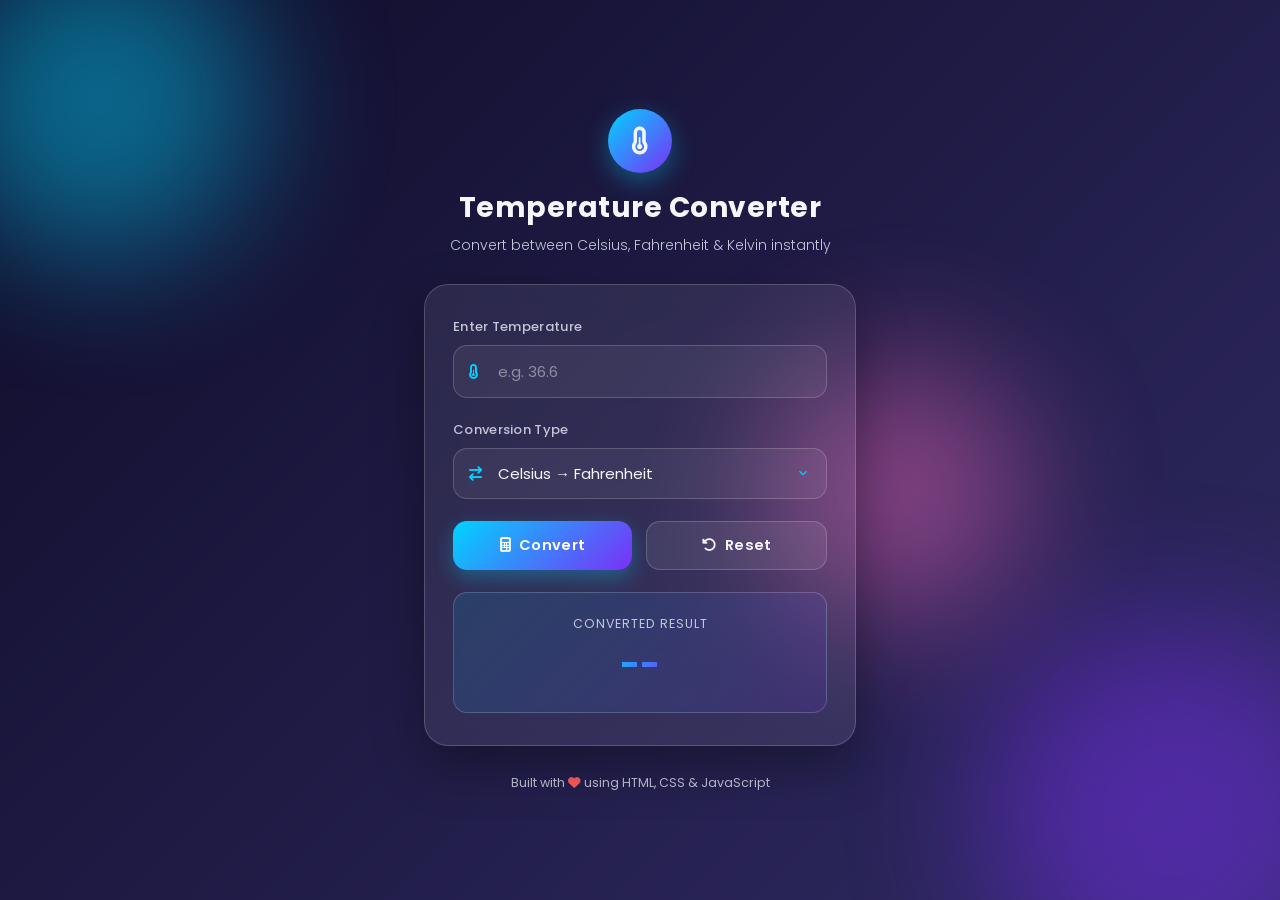
<file: NamrataArbe_Task3_temperature/index.html>
<!DOCTYPE html>
<html lang="en">
<head>
  <meta charset="UTF-8" />
  <meta name="viewport" content="width=device-width, initial-scale=1.0" />
  <title>Temperature Converter | Celsius, Fahrenheit & Kelvin</title>
  <meta name="description" content="A modern, responsive temperature converter built with HTML, CSS and JavaScript." />

  <!-- Google Fonts: Poppins -->
  <link rel="preconnect" href="https://fonts.googleapis.com" />
  <link rel="preconnect" href="https://fonts.gstatic.com" crossorigin />
  <link href="https://fonts.googleapis.com/css2?family=Poppins:wght@300;400;500;600;700;800&display=swap" rel="stylesheet" />

  <!-- Font Awesome Icons -->
  <link rel="stylesheet" href="https://cdnjs.cloudflare.com/ajax/libs/font-awesome/6.5.1/css/all.min.css" />

  <!-- Custom Stylesheet -->
  <link rel="stylesheet" href="style.css" />
</head>
<body>

  <!-- Decorative animated background blobs -->
  <div class="background-blobs" aria-hidden="true">
    <span class="blob blob-1"></span>
    <span class="blob blob-2"></span>
    <span class="blob blob-3"></span>
  </div>

  <main class="page-wrapper">

    <!-- ===== Header ===== -->
    <header class="app-header">
      <div class="app-logo">
        <i class="fa-solid fa-temperature-half"></i>
      </div>
      <h1>Temperature Converter</h1>
      <p class="subtitle">Convert between Celsius, Fahrenheit &amp; Kelvin instantly</p>
    </header>

    <!-- ===== Converter Card (Glassmorphism) ===== -->
    <section class="converter-card" aria-label="Temperature Converter Tool">

      <!-- Input Field -->
      <div class="form-group">
        <label for="tempInput">Enter Temperature</label>
        <div class="input-wrapper">
          <i class="fa-solid fa-thermometer-half input-icon"></i>
          <input
            type="text"
            id="tempInput"
            placeholder="e.g. 36.6"
            inputmode="decimal"
            autocomplete="off"
          />
        </div>
      </div>

      <!-- Conversion Type Dropdown -->
      <div class="form-group">
        <label for="conversionType">Conversion Type</label>
        <div class="input-wrapper">
          <i class="fa-solid fa-arrow-right-arrow-left input-icon"></i>
          <select id="conversionType">
            <option value="CtoF">Celsius &rarr; Fahrenheit</option>
            <option value="FtoC">Fahrenheit &rarr; Celsius</option>
            <option value="CtoK">Celsius &rarr; Kelvin</option>
            <option value="KtoC">Kelvin &rarr; Celsius</option>
            <option value="FtoK">Fahrenheit &rarr; Kelvin</option>
            <option value="KtoF">Kelvin &rarr; Fahrenheit</option>
          </select>
        </div>
      </div>

      <!-- Action Buttons -->
      <div class="button-group">
        <button id="convertBtn" class="btn btn-primary" type="button">
          <i class="fa-solid fa-calculator"></i> Convert
        </button>
        <button id="resetBtn" class="btn btn-secondary" type="button">
          <i class="fa-solid fa-rotate-left"></i> Reset
        </button>
      </div>

      <!-- Message Box (Error / Success) -->
      <div id="messageBox" class="message-box" role="alert"></div>

      <!-- Result Display -->
      <div id="resultBox" class="result-box">
        <span class="result-label">Converted Result</span>
        <span id="resultValue" class="result-value">--</span>
      </div>

    </section>

    <!-- ===== Footer ===== -->
    <footer class="app-footer">
      <p>Built with <i class="fa-solid fa-heart"></i> using HTML, CSS &amp; JavaScript</p>
    </footer>

  </main>

  <!-- Custom JavaScript -->
  <script src="script.js"></script>
</body>
</html>
</file>
<file: NamrataArbe_Task1_landing/style.css>
/* =========================================================
   LEARNHUB — STYLE SHEET
   Color system: blue (#2563eb) -> purple (#7c3aed) gradient
   Typography: Poppins (display: 700/800, body: 400/500)
   ========================================================= */

/* ---------- 1. CSS VARIABLES (DESIGN TOKENS) ---------- */
:root {
  /* Colors */
  --color-blue: #2563eb;
  --color-blue-dark: #1d4ed8;
  --color-purple: #7c3aed;
  --color-indigo: #6366f1;
  --color-navy: #0f172a;
  --color-navy-soft: #1e293b;
  --color-white: #ffffff;
  --color-bg-light: #f7f8fd;
  --color-bg-soft: #eef1fb;
  --color-text: #334155;
  --color-text-muted: #64748b;
  --color-border: #e2e7f5;

  --gradient-primary: linear-gradient(135deg, var(--color-blue) 0%, var(--color-purple) 100%);
  --gradient-soft: linear-gradient(135deg, rgba(37,99,235,0.08) 0%, rgba(124,58,237,0.08) 100%);

  /* Typography */
  --font-main: 'Poppins', sans-serif;

  /* Spacing */
  --section-padding: 100px 0;
  --radius-sm: 10px;
  --radius-md: 18px;
  --radius-lg: 28px;

  /* Shadows */
  --shadow-sm: 0 4px 12px rgba(15, 23, 42, 0.06);
  --shadow-md: 0 12px 30px rgba(37, 99, 235, 0.12);
  --shadow-lg: 0 20px 50px rgba(15, 23, 42, 0.15);

  --transition: all 0.3s ease;
}

/* ---------- 2. RESET ---------- */
* {
  margin: 0;
  padding: 0;
  box-sizing: border-box;
}

html {
  scroll-behavior: smooth;
}

body {
  font-family: var(--font-main);
  color: var(--color-text);
  background: var(--color-white);
  line-height: 1.65;
  overflow-x: hidden;
}

a {
  text-decoration: none;
  color: inherit;
}

ul {
  list-style: none;
}

img {
  max-width: 100%;
  display: block;
}

button {
  font-family: var(--font-main);
  cursor: pointer;
  border: none;
  background: none;
}

.container {
  width: 100%;
  max-width: 1200px;
  margin: 0 auto;
  padding: 0 24px;
}

/* Respect reduced motion preference */
@media (prefers-reduced-motion: reduce) {
  *, *::before, *::after {
    animation-duration: 0.001ms !important;
    animation-iteration-count: 1 !important;
    transition-duration: 0.001ms !important;
    scroll-behavior: auto !important;
  }
}

/* ---------- 3. REUSABLE UTILITIES ---------- */
.text-gradient {
  background: var(--gradient-primary);
  -webkit-background-clip: text;
  background-clip: text;
  color: transparent;
}

.eyebrow {
  display: inline-flex;
  align-items: center;
  gap: 8px;
  font-size: 0.8rem;
  font-weight: 600;
  letter-spacing: 0.03em;
  padding: 7px 16px;
  border-radius: 50px;
  background: rgba(255, 255, 255, 0.15);
  color: var(--color-white);
  margin-bottom: 20px;
  width: fit-content;
}

.eyebrow--dark {
  background: var(--gradient-soft);
  color: var(--color-blue-dark);
}

.section-head {
  text-align: center;
  max-width: 640px;
  margin: 0 auto 60px;
}

.section-title {
  font-size: clamp(1.8rem, 3.2vw, 2.6rem);
  font-weight: 800;
  color: var(--color-navy);
  line-height: 1.25;
  margin-bottom: 16px;
}

.section-text {
  color: var(--color-text-muted);
  font-size: 1.02rem;
}

/* Buttons */
.btn {
  display: inline-flex;
  align-items: center;
  justify-content: center;
  gap: 10px;
  font-weight: 600;
  font-size: 0.95rem;
  padding: 13px 28px;
  border-radius: 50px;
  transition: var(--transition);
  white-space: nowrap;
}

.btn--primary {
  background: var(--gradient-primary);
  color: var(--color-white);
  box-shadow: var(--shadow-md);
}

.btn--primary:hover {
  transform: translateY(-3px);
  box-shadow: 0 16px 36px rgba(124, 58, 237, 0.28);
}

.btn--ghost {
  background: var(--color-white);
  color: var(--color-navy);
  border: 1.5px solid var(--color-border);
}

.btn--ghost:hover {
  border-color: var(--color-blue);
  color: var(--color-blue);
  transform: translateY(-3px);
}

.btn--outline {
  background: transparent;
  color: var(--color-blue);
  border: 1.5px solid var(--color-blue);
  width: 100%;
}

.btn--outline:hover {
  background: var(--color-blue);
  color: var(--color-white);
}

.btn--white {
  background: var(--color-white);
  color: var(--color-purple);
}

.btn--white:hover {
  transform: translateY(-3px);
  box-shadow: var(--shadow-lg);
}

.btn--large {
  padding: 16px 34px;
  font-size: 1rem;
}

.btn--small {
  padding: 9px 20px;
  font-size: 0.85rem;
}

.btn--full {
  width: 100%;
}

/* ---------- 4. NAVBAR ---------- */
.navbar {
  position: fixed;
  top: 0;
  left: 0;
  width: 100%;
  z-index: 1000;
  background: transparent;
  transition: var(--transition);
  padding: 18px 0;
}

.navbar.scrolled {
  background: rgba(255, 255, 255, 0.85);
  backdrop-filter: blur(14px);
  box-shadow: var(--shadow-sm);
  padding: 12px 0;
}

.navbar__inner {
  display: flex;
  align-items: center;
  justify-content: space-between;
}

.logo {
  display: flex;
  align-items: center;
  gap: 10px;
  font-size: 1.4rem;
  font-weight: 800;
  color: var(--color-navy);
}

.logo__mark {
  display: inline-flex;
  align-items: center;
  justify-content: center;
  width: 38px;
  height: 38px;
  border-radius: 12px;
  background: var(--gradient-primary);
  color: var(--color-white);
  font-size: 1.05rem;
}

.logo__accent {
  color: var(--color-blue);
}

.nav-links {
  display: flex;
  align-items: center;
  gap: 30px;
}

.nav-link {
  font-weight: 500;
  font-size: 0.95rem;
  color: var(--color-navy-soft);
  position: relative;
  transition: var(--transition);
}

.nav-link::after {
  content: '';
  position: absolute;
  left: 0;
  bottom: -6px;
  width: 0%;
  height: 2px;
  background: var(--gradient-primary);
  transition: var(--transition);
}

.nav-link:hover,
.nav-link.active-link {
  color: var(--color-blue);
}

.nav-link:hover::after,
.nav-link.active-link::after {
  width: 100%;
}

.nav-cta {
  margin-left: 10px;
}

.hamburger {
  display: none;
  flex-direction: column;
  gap: 5px;
  z-index: 1100;
}

.hamburger span {
  width: 26px;
  height: 3px;
  border-radius: 2px;
  background: var(--color-navy);
  transition: var(--transition);
}

/* ---------- 5. HERO ---------- */
.hero {
  position: relative;
  padding: 170px 0 110px;
  background: var(--color-bg-light);
  overflow: hidden;
}

.hero__glow {
  position: absolute;
  border-radius: 50%;
  filter: blur(80px);
  opacity: 0.35;
  z-index: 0;
}

.hero__glow--1 {
  width: 420px;
  height: 420px;
  background: var(--color-blue);
  top: -120px;
  right: -100px;
}

.hero__glow--2 {
  width: 360px;
  height: 360px;
  background: var(--color-purple);
  bottom: -140px;
  left: -120px;
}

.hero__inner {
  position: relative;
  z-index: 1;
  display: grid;
  grid-template-columns: 1.05fr 0.95fr;
  align-items: center;
  gap: 60px;
}

.hero__title {
  font-size: clamp(2.4rem, 5vw, 3.6rem);
  font-weight: 800;
  color: var(--color-navy);
  line-height: 1.15;
  margin-bottom: 22px;
}

.hero__desc {
  font-size: 1.08rem;
  color: var(--color-text-muted);
  max-width: 520px;
  margin-bottom: 34px;
}

.hero .eyebrow {
  background: var(--gradient-soft);
  color: var(--color-blue-dark);
}

.hero__actions {
  display: flex;
  gap: 16px;
  flex-wrap: wrap;
  margin-bottom: 40px;
}

.hero__trust {
  display: flex;
  align-items: center;
  gap: 14px;
}

.hero__trust p {
  font-size: 0.9rem;
  color: var(--color-text-muted);
}

.trust-avatars {
  display: flex;
}

.avatar-dot {
  --c: #2563eb;
  width: 38px;
  height: 38px;
  border-radius: 50%;
  background: var(--c);
  color: var(--color-white);
  font-size: 0.75rem;
  font-weight: 700;
  display: flex;
  align-items: center;
  justify-content: center;
  border: 3px solid var(--color-white);
  margin-left: -10px;
}

.trust-avatars .avatar-dot:first-child {
  margin-left: 0;
}

/* Hero visual: code editor mock */
.hero__visual {
  position: relative;
  display: flex;
  align-items: center;
  justify-content: center;
}

.code-window {
  width: 100%;
  max-width: 440px;
  background: var(--color-navy);
  border-radius: var(--radius-md);
  box-shadow: var(--shadow-lg);
  overflow: hidden;
  transform: rotate(1.5deg);
}

.code-window__bar {
  display: flex;
  align-items: center;
  gap: 8px;
  padding: 14px 18px;
  background: var(--color-navy-soft);
}

.dot {
  width: 11px;
  height: 11px;
  border-radius: 50%;
}

.dot--red { background: #ef4444; }
.dot--yellow { background: #f59e0b; }
.dot--green { background: #22c55e; }

.code-window__title {
  margin-left: 8px;
  font-size: 0.78rem;
  color: #94a3b8;
}

.code-window__body {
  padding: 22px;
  min-height: 230px;
}

.code-window__body pre {
  font-family: 'Courier New', monospace;
  font-size: 0.85rem;
  color: #e2e8f0;
  white-space: pre-wrap;
  line-height: 1.7;
}

.cursor-blink {
  color: var(--color-blue);
  animation: blink 1s step-start infinite;
}

@keyframes blink {
  50% { opacity: 0; }
}

.float-card {
  position: absolute;
  display: flex;
  align-items: center;
  gap: 12px;
  background: var(--color-white);
  border-radius: var(--radius-sm);
  box-shadow: var(--shadow-lg);
  padding: 14px 18px;
  animation: floaty 4s ease-in-out infinite;
}

.float-card i {
  font-size: 1.3rem;
  background: var(--gradient-primary);
  -webkit-background-clip: text;
  background-clip: text;
  color: transparent;
}

.float-card strong {
  display: block;
  font-size: 0.9rem;
  color: var(--color-navy);
}

.float-card p {
  font-size: 0.75rem;
  color: var(--color-text-muted);
}

.float-card--1 {
  top: 6%;
  left: -8%;
  animation-delay: 0s;
}

.float-card--2 {
  bottom: 8%;
  right: -6%;
  animation-delay: 1.5s;
}

@keyframes floaty {
  0%, 100% { transform: translateY(0); }
  50% { transform: translateY(-12px); }
}

/* ---------- 6. ABOUT ---------- */
.about {
  padding: var(--section-padding);
  background: var(--color-white);
}

.about__grid {
  display: grid;
  grid-template-columns: 0.9fr 1.1fr;
  gap: 70px;
  align-items: center;
}

.about__visual {
  position: relative;
}

.about__card {
  border-radius: var(--radius-md);
}

.about__card--main {
  background: var(--gradient-primary);
  color: var(--color-white);
  padding: 46px 36px;
  box-shadow: var(--shadow-md);
}

.about__card--main i {
  font-size: 2.2rem;
  margin-bottom: 18px;
  display: block;
}

.about__card--main h3 {
  font-size: 1.3rem;
  margin-bottom: 10px;
}

.about__card--main p {
  opacity: 0.9;
  font-size: 0.95rem;
}

.about__card--badge {
  position: absolute;
  bottom: -30px;
  right: -20px;
  background: var(--color-white);
  box-shadow: var(--shadow-lg);
  padding: 20px 26px;
  text-align: center;
}

.about__card--badge i {
  color: var(--color-purple);
  font-size: 1.5rem;
  margin-bottom: 6px;
  display: block;
}

.about__card--badge strong {
  display: block;
  font-size: 1.3rem;
  color: var(--color-navy);
}

.about__card--badge span {
  font-size: 0.8rem;
  color: var(--color-text-muted);
}

.about__pillars {
  margin-top: 30px;
  display: flex;
  flex-direction: column;
  gap: 22px;
}

.pillar {
  display: flex;
  gap: 16px;
}

.pillar i {
  width: 46px;
  height: 46px;
  flex-shrink: 0;
  border-radius: 12px;
  background: var(--gradient-soft);
  color: var(--color-blue);
  display: flex;
  align-items: center;
  justify-content: center;
  font-size: 1.1rem;
}

.pillar h4 {
  font-size: 1.05rem;
  color: var(--color-navy);
  margin-bottom: 4px;
}

.pillar p {
  color: var(--color-text-muted);
  font-size: 0.92rem;
}

/* ---------- 7. COURSES ---------- */
.courses {
  padding: var(--section-padding);
  background: var(--color-bg-light);
}

.course-grid {
  display: grid;
  grid-template-columns: repeat(3, 1fr);
  gap: 28px;
}

.course-card {
  background: var(--color-white);
  border-radius: var(--radius-md);
  padding: 36px 30px;
  box-shadow: var(--shadow-sm);
  transition: var(--transition);
  border: 1px solid var(--color-border);
}

.course-card:hover {
  transform: translateY(-8px);
  box-shadow: var(--shadow-lg);
  border-color: transparent;
}

.course-card__icon {
  width: 56px;
  height: 56px;
  border-radius: 14px;
  display: flex;
  align-items: center;
  justify-content: center;
  font-size: 1.5rem;
  color: var(--color-white);
  margin-bottom: 20px;
}

.icon--blue { background: var(--color-blue); }
.icon--purple { background: var(--color-purple); }

.course-card h3 {
  font-size: 1.2rem;
  color: var(--color-navy);
  margin-bottom: 10px;
}

.course-card p {
  color: var(--color-text-muted);
  font-size: 0.92rem;
  margin-bottom: 18px;
}

.course-card__meta {
  display: flex;
  gap: 16px;
  font-size: 0.8rem;
  color: var(--color-text-muted);
  margin-bottom: 18px;
}

.card-link {
  font-weight: 600;
  font-size: 0.9rem;
  color: var(--color-blue);
  display: inline-flex;
  align-items: center;
  gap: 6px;
  transition: var(--transition);
}

.course-card:hover .card-link {
  gap: 10px;
  color: var(--color-purple);
}

/* ---------- 8. FEATURES ---------- */
.features {
  padding: var(--section-padding);
  background: var(--color-white);
}

.feature-grid {
  display: grid;
  grid-template-columns: repeat(3, 1fr);
  gap: 26px;
}

.feature-card {
  text-align: center;
  padding: 38px 24px;
  border-radius: var(--radius-md);
  background: var(--color-bg-light);
  transition: var(--transition);
}

.feature-card:hover {
  background: var(--color-white);
  box-shadow: var(--shadow-md);
  transform: translateY(-6px);
}

.feature-card i {
  width: 56px;
  height: 56px;
  border-radius: 50%;
  background: var(--gradient-primary);
  color: var(--color-white);
  display: flex;
  align-items: center;
  justify-content: center;
  font-size: 1.3rem;
  margin: 0 auto 18px;
}

.feature-card h3 {
  font-size: 1.1rem;
  color: var(--color-navy);
  margin-bottom: 10px;
}

.feature-card p {
  font-size: 0.9rem;
  color: var(--color-text-muted);
}

/* ---------- 9. STATS ---------- */
.stats {
  padding: 80px 0;
  background: var(--color-navy);
  position: relative;
}

.stats__grid {
  display: grid;
  grid-template-columns: repeat(4, 1fr);
  text-align: center;
  gap: 30px;
}

.stat-item h3 {
  font-size: clamp(2rem, 4vw, 2.8rem);
  font-weight: 800;
  background: var(--gradient-primary);
  -webkit-background-clip: text;
  background-clip: text;
  color: transparent;
}

.stat-item p {
  color: #94a3b8;
  font-size: 0.95rem;
  margin-top: 6px;
}

/* ---------- 10. TESTIMONIALS ---------- */
.testimonials {
  padding: var(--section-padding);
  background: var(--color-bg-light);
}

.testimonial-grid {
  display: grid;
  grid-template-columns: repeat(3, 1fr);
  gap: 28px;
}

.testimonial-card {
  background: var(--color-white);
  border-radius: var(--radius-md);
  padding: 32px;
  box-shadow: var(--shadow-sm);
  transition: var(--transition);
}

.testimonial-card:hover {
  box-shadow: var(--shadow-md);
  transform: translateY(-6px);
}

.stars {
  color: #f59e0b;
  font-size: 0.85rem;
  margin-bottom: 16px;
}

.testimonial-card p {
  font-size: 0.94rem;
  color: var(--color-text);
  margin-bottom: 24px;
}

.testimonial-person {
  display: flex;
  align-items: center;
  gap: 14px;
}

.testimonial-person strong {
  display: block;
  font-size: 0.95rem;
  color: var(--color-navy);
}

.testimonial-person span {
  font-size: 0.8rem;
  color: var(--color-text-muted);
}

/* ---------- 11. PRICING ---------- */
.pricing {
  padding: var(--section-padding);
  background: var(--color-white);
}

.pricing-grid {
  display: grid;
  grid-template-columns: repeat(3, 1fr);
  gap: 28px;
  align-items: stretch;
}

.price-card {
  background: var(--color-bg-light);
  border-radius: var(--radius-md);
  padding: 40px 34px;
  border: 1px solid var(--color-border);
  position: relative;
  display: flex;
  flex-direction: column;
  transition: var(--transition);
}

.price-card:hover {
  transform: translateY(-6px);
  box-shadow: var(--shadow-md);
}

.price-card--popular {
  background: var(--color-navy);
  color: var(--color-white);
  transform: scale(1.04);
  box-shadow: var(--shadow-lg);
  border: none;
}

.price-card--popular:hover {
  transform: scale(1.04) translateY(-6px);
}

.popular-badge {
  position: absolute;
  top: -14px;
  right: 30px;
  background: var(--gradient-primary);
  color: var(--color-white);
  font-size: 0.75rem;
  font-weight: 700;
  padding: 6px 16px;
  border-radius: 50px;
}

.price-card h3 {
  font-size: 1.3rem;
  margin-bottom: 8px;
}

.price-card--popular h3 { color: var(--color-white); }

.price-card__desc {
  font-size: 0.88rem;
  color: var(--color-text-muted);
  margin-bottom: 22px;
}

.price-card--popular .price-card__desc {
  color: #cbd5e1;
}

.price-card__amount {
  font-size: 2.4rem;
  font-weight: 800;
  color: var(--color-navy);
  margin-bottom: 24px;
}

.price-card--popular .price-card__amount {
  color: var(--color-white);
}

.price-card__amount span {
  font-size: 0.95rem;
  font-weight: 500;
  color: var(--color-text-muted);
}

.price-card--popular .price-card__amount span {
  color: #94a3b8;
}

.price-card__list {
  margin-bottom: 30px;
  flex-grow: 1;
}

.price-card__list li {
  display: flex;
  align-items: center;
  gap: 10px;
  font-size: 0.92rem;
  margin-bottom: 14px;
  color: var(--color-text);
}

.price-card--popular .price-card__list li {
  color: #e2e8f0;
}

.price-card__list i {
  color: var(--color-blue);
}

.price-card--popular .price-card__list i {
  color: #818cf8;
}

.price-card--popular .btn--outline {
  border-color: var(--color-white);
  color: var(--color-white);
}

.price-card--popular .btn--outline:hover {
  background: var(--color-white);
  color: var(--color-navy);
}

/* ---------- 12. CTA ---------- */
.cta {
  background: var(--gradient-primary);
  padding: 90px 0;
  text-align: center;
}

.cta__inner h2 {
  color: var(--color-white);
  font-size: clamp(1.8rem, 3.4vw, 2.6rem);
  font-weight: 800;
  margin-bottom: 16px;
}

.cta__inner p {
  color: rgba(255, 255, 255, 0.9);
  max-width: 560px;
  margin: 0 auto 32px;
}

/* ---------- 13. CONTACT ---------- */
.contact {
  padding: var(--section-padding);
  background: var(--color-bg-light);
}

.contact__grid {
  display: grid;
  grid-template-columns: 0.85fr 1.15fr;
  gap: 60px;
}

.contact__item {
  display: flex;
  align-items: center;
  gap: 12px;
  font-size: 0.95rem;
  color: var(--color-text);
  margin-bottom: 16px;
}

.contact__item i {
  width: 38px;
  height: 38px;
  border-radius: 50%;
  background: var(--gradient-soft);
  color: var(--color-blue);
  display: flex;
  align-items: center;
  justify-content: center;
}

.contact__form {
  background: var(--color-white);
  border-radius: var(--radius-md);
  padding: 40px;
  box-shadow: var(--shadow-sm);
}

.form-group {
  margin-bottom: 20px;
  position: relative;
}

.form-group label {
  display: block;
  font-size: 0.88rem;
  font-weight: 600;
  color: var(--color-navy);
  margin-bottom: 7px;
}

.form-group input,
.form-group textarea {
  width: 100%;
  font-family: var(--font-main);
  padding: 13px 16px;
  border-radius: var(--radius-sm);
  border: 1.5px solid var(--color-border);
  font-size: 0.92rem;
  background: var(--color-bg-light);
  transition: var(--transition);
  resize: vertical;
}

.form-group input:focus,
.form-group textarea:focus {
  outline: none;
  border-color: var(--color-blue);
  background: var(--color-white);
  box-shadow: 0 0 0 4px rgba(37, 99, 235, 0.1);
}

.form-group.has-error input,
.form-group.has-error textarea {
  border-color: #ef4444;
}

.error-msg {
  display: block;
  font-size: 0.78rem;
  color: #ef4444;
  margin-top: 5px;
  min-height: 14px;
}

.form-success {
  display: none;
  text-align: center;
  margin-top: 16px;
  color: #16a34a;
  font-weight: 600;
  font-size: 0.92rem;
}

.form-success.show {
  display: block;
}

/* ---------- 14. FOOTER ---------- */
.footer {
  background: var(--color-navy);
  color: #cbd5e1;
  padding: 80px 0 0;
}

.footer__grid {
  display: grid;
  grid-template-columns: 1.4fr 1fr 1fr 1fr;
  gap: 40px;
  padding-bottom: 50px;
  border-bottom: 1px solid rgba(255, 255, 255, 0.08);
}

.logo--footer {
  color: var(--color-white);
  margin-bottom: 16px;
}

.footer__brand p {
  font-size: 0.9rem;
  color: #94a3b8;
  margin-bottom: 20px;
  max-width: 320px;
}

.social-icons {
  display: flex;
  gap: 12px;
}

.social-icons a {
  width: 38px;
  height: 38px;
  border-radius: 50%;
  background: rgba(255, 255, 255, 0.06);
  display: flex;
  align-items: center;
  justify-content: center;
  transition: var(--transition);
}

.social-icons a:hover {
  background: var(--gradient-primary);
  transform: translateY(-3px);
}

.footer__col h4 {
  color: var(--color-white);
  font-size: 1rem;
  margin-bottom: 18px;
}

.footer__col a,
.footer__col p {
  display: block;
  font-size: 0.9rem;
  color: #94a3b8;
  margin-bottom: 12px;
  transition: var(--transition);
}

.footer__col a:hover {
  color: var(--color-white);
}

.footer__col p i {
  margin-right: 8px;
  color: var(--color-indigo);
}

.footer__bottom {
  text-align: center;
  padding: 26px 0;
  font-size: 0.85rem;
  color: #64748b;
}

/* ---------- 15. SCROLL TO TOP ---------- */
#scrollTopBtn {
  position: fixed;
  bottom: 30px;
  right: 30px;
  width: 48px;
  height: 48px;
  border-radius: 50%;
  background: var(--gradient-primary);
  color: var(--color-white);
  display: flex;
  align-items: center;
  justify-content: center;
  font-size: 1.1rem;
  box-shadow: var(--shadow-md);
  opacity: 0;
  visibility: hidden;
  transform: translateY(20px);
  transition: var(--transition);
  z-index: 900;
}

#scrollTopBtn.show {
  opacity: 1;
  visibility: visible;
  transform: translateY(0);
}

#scrollTopBtn:hover {
  transform: translateY(-4px);
}

/* ---------- 16. SCROLL REVEAL ANIMATION ---------- */
.reveal {
  opacity: 0;
  transform: translateY(30px);
  transition: opacity 0.7s ease, transform 0.7s ease;
}

.reveal.in-view {
  opacity: 1;
  transform: translateY(0);
}

/* ---------- 17. RESPONSIVE ---------- */
@media (max-width: 992px) {
  .hero__inner,
  .about__grid,
  .contact__grid {
    grid-template-columns: 1fr;
  }

  .hero__visual {
    order: -1;
    margin-bottom: 20px;
  }

  .course-grid,
  .feature-grid,
  .testimonial-grid,
  .pricing-grid {
    grid-template-columns: repeat(2, 1fr);
  }

  .stats__grid {
    grid-template-columns: repeat(2, 1fr);
    gap: 40px;
  }

  .footer__grid {
    grid-template-columns: repeat(2, 1fr);
  }

  .price-card--popular {
    transform: scale(1);
  }

  .price-card--popular:hover {
    transform: translateY(-6px);
  }
}

@media (max-width: 768px) {
  .nav-links {
    position: fixed;
    top: 0;
    right: -100%;
    height: 100vh;
    width: 78%;
    max-width: 320px;
    background: var(--color-white);
    flex-direction: column;
    justify-content: center;
    align-items: flex-start;
    gap: 28px;
    padding: 40px;
    box-shadow: var(--shadow-lg);
    transition: right 0.4s ease;
  }

  .nav-links.open {
    right: 0;
  }

  .nav-cta {
    margin-left: 0;
  }

  .hamburger {
    display: flex;
  }

  .hamburger.active span:nth-child(1) {
    transform: translateY(8px) rotate(45deg);
  }
  .hamburger.active span:nth-child(2) {
    opacity: 0;
  }
  .hamburger.active span:nth-child(3) {
    transform: translateY(-8px) rotate(-45deg);
  }

  .about__card--badge {
    position: static;
    margin-top: 20px;
    display: inline-flex;
    align-items: center;
    gap: 10px;
  }

  .float-card {
    display: none;
  }

  :root {
    --section-padding: 70px 0;
  }
}

@media (max-width: 600px) {
  .course-grid,
  .feature-grid,
  .testimonial-grid,
  .pricing-grid {
    grid-template-columns: 1fr;
  }

  .stats__grid {
    grid-template-columns: repeat(2, 1fr);
  }

  .footer__grid {
    grid-template-columns: 1fr;
  }

  .hero {
    padding: 140px 0 80px;
  }

  .hero__actions {
    flex-direction: column;
    align-items: stretch;
  }

  .hero__actions .btn {
    width: 100%;
  }

  .contact__form {
    padding: 28px;
  }
}
</file>
<file: NamrataArbe_Task2_portfolio/style.css>
/* =====================================================
   NAMRATA ARBE — PORTFOLIO STYLESHEET
   Palette: Deep Navy / Blue / White, Glassmorphism UI
   ===================================================== */

/* ---------- 1. Design Tokens ---------- */
:root{
  /* Brand palette */
  --navy-950:#070F22;
  --navy-900:#0B1730;
  --navy-800:#0F2147;
  --navy-700:#13294B;
  --blue-600:#2563EB;
  --blue-500:#3B82F6;
  --blue-400:#60A5FA;
  --cyan-400:#38BDF8;
  --white:#FFFFFF;
  --ink-100:#E2E8F0;

  /* Light theme surface tokens */
  --bg-body:#F4F7FB;
  --bg-section-alt:#EAF1FB;
  --text-primary:#0B1730;
  --text-secondary:#475569;
  --glass-bg:rgba(255,255,255,0.55);
  --glass-border:rgba(37,99,235,0.18);
  --glass-shadow:0 8px 32px rgba(15,33,71,0.10);
  --navbar-bg:rgba(255,255,255,0.7);
  --card-img-bg:linear-gradient(135deg,#0B1730,#1E3A8A);

  /* Fonts */
  --font-main:'Poppins', sans-serif;
  --font-mono:'JetBrains Mono', monospace;

  /* Layout */
  --container-w:1180px;
  --radius-lg:22px;
  --radius-md:16px;
  --radius-sm:10px;
  --transition:0.35s cubic-bezier(.4,0,.2,1);
}

[data-theme="dark"]{
  --bg-body:#070F22;
  --bg-section-alt:#0B1730;
  --text-primary:#F1F5F9;
  --text-secondary:#9CB3D4;
  --glass-bg:rgba(19,41,75,0.45);
  --glass-border:rgba(96,165,250,0.18);
  --glass-shadow:0 8px 32px rgba(0,0,0,0.35);
  --navbar-bg:rgba(7,15,34,0.65);
  --card-img-bg:linear-gradient(135deg,#0B1730,#0F2147);
}

/* ---------- 2. Reset & Base ---------- */
*,*::before,*::after{ box-sizing:border-box; margin:0; padding:0; }

html{ scroll-behavior:smooth; }

body{
  font-family:var(--font-main);
  background:var(--bg-body);
  color:var(--text-primary);
  line-height:1.65;
  transition:background var(--transition), color var(--transition);
  overflow-x:hidden;
}

img{ max-width:100%; display:block; }
a{ text-decoration:none; color:inherit; }
ul{ list-style:none; }
button{ font-family:inherit; cursor:pointer; border:none; background:none; }
::selection{ background:var(--blue-500); color:#fff; }

.skip-link{
  position:absolute; left:-999px; top:0;
  background:var(--blue-600); color:#fff; padding:.6rem 1rem; z-index:999;
}
.skip-link:focus{ left:0; }

:focus-visible{
  outline:3px solid var(--cyan-400);
  outline-offset:3px;
  border-radius:4px;
}

.container{
  width:100%;
  max-width:var(--container-w);
  margin:0 auto;
  padding:0 1.5rem;
}

/* ---------- 3. Reusable Glass / Buttons ---------- */
.glass{
  background:var(--glass-bg);
  border:1px solid var(--glass-border);
  border-radius:var(--radius-lg);
  box-shadow:var(--glass-shadow);
  backdrop-filter:blur(18px);
  -webkit-backdrop-filter:blur(18px);
}

.btn{
  display:inline-flex; align-items:center; gap:.6rem;
  padding:.85rem 1.7rem;
  border-radius:50px;
  font-weight:600;
  font-size:.95rem;
  transition:transform var(--transition), box-shadow var(--transition), background var(--transition), color var(--transition);
  white-space:nowrap;
}
.btn-sm{ padding:.65rem 1.3rem; font-size:.85rem; }

.btn-primary{
  background:linear-gradient(135deg,var(--blue-600),var(--cyan-400));
  color:#fff;
  box-shadow:0 10px 25px rgba(37,99,235,0.35);
}
.btn-primary:hover{ transform:translateY(-3px); box-shadow:0 16px 32px rgba(37,99,235,0.45); }

.btn-outline{
  background:transparent;
  color:var(--text-primary);
  border:1.5px solid var(--glass-border);
}
.btn-outline:hover{
  background:var(--blue-600);
  color:#fff;
  border-color:var(--blue-600);
  transform:translateY(-3px);
}

/* ---------- 4. Navbar ---------- */
.navbar{
  position:fixed; top:0; left:0; right:0; z-index:1000;
  background:transparent;
  transition:background var(--transition), box-shadow var(--transition), padding var(--transition);
  padding:1.1rem 0;
}
.navbar.scrolled{
  background:var(--navbar-bg);
  backdrop-filter:blur(16px);
  -webkit-backdrop-filter:blur(16px);
  box-shadow:0 4px 24px rgba(15,33,71,0.08);
  padding:.65rem 0;
}

.nav-container{
  max-width:var(--container-w);
  margin:0 auto;
  padding:0 1.5rem;
  display:flex; align-items:center; justify-content:space-between;
  gap:1.5rem;
}

.logo{
  font-weight:700; font-size:1.25rem; letter-spacing:.5px;
  color:var(--text-primary);
}
.logo-bracket{ color:var(--cyan-400); font-family:var(--font-mono); }
.logo-accent{ color:var(--blue-600); }

.nav-links{
  display:flex; align-items:center; gap:2rem;
  flex:1; justify-content:center;
}
.nav-link{
  position:relative;
  font-size:.95rem; font-weight:500;
  color:var(--text-secondary);
  padding:.4rem .1rem;
  transition:color var(--transition);
}
.nav-link::after{
  content:'';
  position:absolute; left:0; bottom:-4px;
  width:0; height:2px;
  background:linear-gradient(90deg,var(--blue-600),var(--cyan-400));
  transition:width var(--transition);
}
.nav-link:hover{ color:var(--blue-600); }
.nav-link:hover::after{ width:100%; }
.nav-link.active-link{ color:var(--blue-600); }
.nav-link.active-link::after{ width:100%; }

.theme-toggle{
  width:42px; height:42px; border-radius:50%;
  display:flex; align-items:center; justify-content:center;
  background:var(--glass-bg);
  border:1px solid var(--glass-border);
  color:var(--text-primary);
  font-size:1.05rem;
  transition:transform var(--transition), background var(--transition);
}
.theme-toggle:hover{ transform:rotate(20deg) scale(1.08); }

.nav-toggle{
  display:none; flex-direction:column; gap:5px;
  width:32px; height:24px; justify-content:center;
}
.nav-toggle span{
  display:block; height:2.5px; width:100%;
  background:var(--text-primary); border-radius:2px;
  transition:transform var(--transition), opacity var(--transition);
}
.nav-toggle.open span:nth-child(1){ transform:translateY(7px) rotate(45deg); }
.nav-toggle.open span:nth-child(2){ opacity:0; }
.nav-toggle.open span:nth-child(3){ transform:translateY(-7px) rotate(-45deg); }

/* ---------- 5. Hero ---------- */
.hero{
  position:relative;
  min-height:100vh;
  display:flex; align-items:center;
  padding:7rem 0 4rem;
  overflow:hidden;
  background:
    radial-gradient(circle at 15% 20%, rgba(37,99,235,0.12), transparent 45%),
    radial-gradient(circle at 85% 80%, rgba(56,189,248,0.14), transparent 45%);
}

.hero-shapes{ position:absolute; inset:0; z-index:0; }
.shape{
  position:absolute; border-radius:50%;
  background:linear-gradient(135deg,var(--blue-600),var(--cyan-400));
  opacity:.15; filter:blur(2px);
  animation:float 9s ease-in-out infinite;
}
.shape-1{ width:120px; height:120px; top:14%; left:6%; animation-delay:0s; }
.shape-2{ width:70px; height:70px; top:65%; left:12%; animation-delay:1.2s; border-radius:30%; }
.shape-3{ width:160px; height:160px; bottom:8%; right:8%; animation-delay:2.4s; }
.shape-4{ width:50px; height:50px; top:25%; right:18%; animation-delay:.6s; border-radius:30%; }

@keyframes float{
  0%,100%{ transform:translateY(0) rotate(0deg); }
  50%{ transform:translateY(-26px) rotate(12deg); }
}

.hero-container{
  position:relative; z-index:1;
  max-width:var(--container-w);
  margin:0 auto; padding:0 1.5rem;
  display:grid; grid-template-columns:1.1fr 0.9fr;
  align-items:center; gap:3rem;
}

.hero-eyebrow{
  display:inline-flex; align-items:center; gap:.5rem;
  font-family:var(--font-mono);
  font-size:.85rem; font-weight:500;
  color:var(--blue-600);
  background:var(--glass-bg);
  border:1px solid var(--glass-border);
  padding:.45rem 1rem; border-radius:50px;
  margin-bottom:1.4rem;
}

.hero-title{
  font-size:clamp(2.2rem,5vw,3.4rem);
  font-weight:700; line-height:1.15;
  margin-bottom:.6rem;
}
.gradient-text{
  background:linear-gradient(135deg,var(--blue-600),var(--cyan-400));
  -webkit-background-clip:text; background-clip:text; color:transparent;
}

.hero-typing{
  font-family:var(--font-mono);
  font-size:clamp(1.05rem,2.4vw,1.4rem);
  font-weight:500;
  color:var(--text-secondary);
  margin-bottom:1.4rem;
  min-height:1.8rem;
}
.cursor{
  display:inline-block;
  color:var(--blue-600);
  animation:blink 1s step-end infinite;
}
@keyframes blink{ 50%{ opacity:0; } }

.hero-intro{
  color:var(--text-secondary);
  max-width:560px;
  margin-bottom:2rem;
  font-size:1rem;
}

.hero-buttons{ display:flex; gap:1rem; flex-wrap:wrap; margin-bottom:2rem; }

.hero-meta{
  display:flex; gap:1.6rem; flex-wrap:wrap;
  font-size:.88rem; color:var(--text-secondary);
}
.hero-meta i{ color:var(--blue-600); margin-right:.4rem; }

.hero-visual{ position:relative; display:flex; justify-content:center; }
.hero-glow{
  position:absolute; width:340px; height:340px;
  background:radial-gradient(circle, rgba(56,189,248,0.35), transparent 70%);
  filter:blur(10px); z-index:0;
}
.hero-illustration{
  position:relative; z-index:1;
  width:100%; max-width:480px;
  animation:floatSlow 6s ease-in-out infinite;
}
@keyframes floatSlow{
  0%,100%{ transform:translateY(0); }
  50%{ transform:translateY(-14px); }
}

.scroll-indicator{
  position:absolute; bottom:1.8rem; left:50%; transform:translateX(-50%);
  width:38px; height:38px; border-radius:50%;
  display:flex; align-items:center; justify-content:center;
  background:var(--glass-bg); border:1px solid var(--glass-border);
  color:var(--blue-600);
  animation:bounce 2s ease-in-out infinite;
  z-index:1;
}
@keyframes bounce{
  0%,100%{ transform:translate(-50%,0); }
  50%{ transform:translate(-50%,8px); }
}

/* ---------- 6. Section Generics ---------- */
.section{ padding:6rem 0; }
.section-alt{ background:var(--bg-section-alt); }

.section-eyebrow{
  text-align:center;
  font-family:var(--font-mono);
  color:var(--blue-600);
  font-weight:500; font-size:.85rem;
  letter-spacing:1px; text-transform:uppercase;
  margin-bottom:.5rem;
}
.section-title{
  text-align:center;
  font-size:clamp(1.8rem,3.6vw,2.5rem);
  font-weight:700;
  margin-bottom:1rem;
}
.divider{
  width:70px; height:4px; margin:0 auto 3.2rem;
  background:linear-gradient(90deg,var(--blue-600),var(--cyan-400));
  border-radius:50px;
}

/* Scroll reveal base state */
.reveal{
  opacity:0; transform:translateY(36px);
  transition:opacity .7s ease, transform .7s ease;
}
.reveal.in-view{ opacity:1; transform:translateY(0); }

/* ---------- 7. About ---------- */
.about-grid{
  display:grid; grid-template-columns:1.3fr 1fr;
  gap:2.5rem; align-items:start;
}
.about-card{ padding:2.4rem; }
.about-card p{ color:var(--text-secondary); margin-bottom:1.1rem; }
.about-card p:last-child{ margin-bottom:0; }
.about-card strong{ color:var(--text-primary); }

.about-stats{
  display:grid; grid-template-columns:1fr 1fr; gap:1.2rem;
}
.stat-card{
  padding:1.6rem 1rem; text-align:center;
  transition:transform var(--transition);
}
.stat-card:hover{ transform:translateY(-6px); }
.stat-card i{ font-size:1.6rem; color:var(--blue-600); margin-bottom:.6rem; }
.stat-card h3{ font-size:1.4rem; font-weight:700; margin-bottom:.2rem; }
.stat-card p{ font-size:.82rem; color:var(--text-secondary); }

/* ---------- 8. Skills ---------- */
.skills-group{ margin-bottom:2.6rem; }
.skills-group:last-child{ margin-bottom:0; }
.skills-group-title{
  font-size:1.05rem; font-weight:600; margin-bottom:1.2rem;
  display:flex; align-items:center; gap:.6rem;
  color:var(--text-primary);
}
.skills-group-title i{ color:var(--blue-600); }

.skills-grid{
  display:grid;
  grid-template-columns:repeat(auto-fit,minmax(120px,1fr));
  gap:1.2rem;
}
.skill-card{
  padding:1.6rem 1rem; text-align:center;
  transition:transform var(--transition), box-shadow var(--transition);
}
.skill-card:hover{
  transform:translateY(-8px) scale(1.03);
  box-shadow:0 16px 32px rgba(37,99,235,0.18);
}
.skill-icon{
  display:block; font-size:1.9rem; color:var(--blue-600); margin-bottom:.6rem;
}
.skill-icon-text{
  font-family:var(--font-mono); font-weight:700; font-size:1.5rem;
}
.skill-card p{ font-size:.85rem; font-weight:500; color:var(--text-secondary); }

/* ---------- 9. Education Timeline ---------- */
.timeline{
  position:relative;
  max-width:720px; margin:0 auto;
  padding-left:2.6rem;
}
.timeline::before{
  content:''; position:absolute; left:14px; top:6px; bottom:6px;
  width:2px;
  background:linear-gradient(180deg,var(--blue-600),var(--cyan-400));
}
.timeline-item{ position:relative; margin-bottom:2.4rem; }
.timeline-item:last-child{ margin-bottom:0; }

.timeline-dot{
  position:absolute; left:-2.6rem; top:0;
  width:30px; height:30px; border-radius:50%;
  background:linear-gradient(135deg,var(--blue-600),var(--cyan-400));
  color:#fff; display:flex; align-items:center; justify-content:center;
  font-size:.85rem;
  box-shadow:0 0 0 4px var(--bg-body);
}
.timeline-content{ padding:1.6rem 1.8rem; }
.timeline-content h3{ font-size:1.15rem; margin:.5rem 0 .3rem; }
.timeline-org{ color:var(--text-secondary); font-size:.92rem; }

.status-badge{
  display:inline-block; font-size:.72rem; font-weight:600;
  padding:.3rem .8rem; border-radius:50px; letter-spacing:.4px;
}
.status-progress{ background:rgba(37,99,235,0.15); color:var(--blue-600); }
.status-done{ background:rgba(34,197,94,0.15); color:#16A34A; }

/* ---------- 10. Projects ---------- */
.projects-grid{
  display:grid;
  grid-template-columns:repeat(auto-fit,minmax(320px,1fr));
  gap:2rem;
}
.project-card{
  overflow:hidden; display:flex; flex-direction:column;
  transition:transform var(--transition), box-shadow var(--transition);
}
.project-card:hover{ transform:translateY(-10px); box-shadow:0 20px 40px rgba(15,33,71,0.18); }

.project-img{
  height:200px; overflow:hidden;
  background:var(--card-img-bg);
}
.project-img img{
  width:100%; height:100%; object-fit:cover;
  transition:transform .5s ease;
}
.project-card:hover .project-img img{ transform:scale(1.08); }

.project-body{ padding:1.6rem 1.7rem 1.8rem; display:flex; flex-direction:column; gap:.9rem; flex:1; }
.project-body h3{ font-size:1.2rem; font-weight:600; }
.project-body p{ color:var(--text-secondary); font-size:.92rem; flex:1; }

.tech-tags{ display:flex; flex-wrap:wrap; gap:.5rem; }
.tech-tags span{
  font-family:var(--font-mono);
  font-size:.72rem; font-weight:500;
  padding:.3rem .7rem; border-radius:50px;
  background:rgba(37,99,235,0.12); color:var(--blue-600);
}

/* ---------- 11. Certifications ---------- */
.cert-grid{
  display:grid;
  grid-template-columns:repeat(auto-fit,minmax(240px,1fr));
  gap:1.8rem;
}
.cert-card{
  padding:2.2rem 1.6rem; text-align:center;
  display:flex; flex-direction:column; align-items:center; gap:.5rem;
  transition:transform var(--transition);
}
.cert-card:hover{ transform:translateY(-8px); }
.cert-icon{
  width:60px; height:60px; border-radius:50%;
  display:flex; align-items:center; justify-content:center;
  background:linear-gradient(135deg,var(--blue-600),var(--cyan-400));
  color:#fff; font-size:1.5rem; margin-bottom:.6rem;
}
.cert-card h3{ font-size:1.05rem; font-weight:600; }
.cert-org{ color:var(--text-secondary); font-size:.88rem; }
.cert-date{ font-size:.8rem; color:var(--text-secondary); margin-bottom:.4rem; }
.cert-card-add{ border-style:dashed; opacity:.85; }
.cert-card-add .cert-icon{ background:transparent; border:2px dashed var(--glass-border); color:var(--blue-600); }
.cert-card-add code{ font-family:var(--font-mono); font-size:.75rem; }

/* ---------- 12. Contact ---------- */
.contact-grid{
  display:grid; grid-template-columns:0.8fr 1.2fr; gap:2.5rem;
}
.contact-cards{ display:flex; flex-direction:column; gap:1.3rem; }
.contact-card{
  display:flex; align-items:center; gap:1rem;
  padding:1.4rem 1.6rem;
  transition:transform var(--transition);
}
.contact-card:hover{ transform:translateY(-6px); }
.contact-card i{ font-size:1.6rem; color:var(--blue-600); }
.contact-card h3{ font-size:1rem; margin-bottom:.2rem; }
.contact-card p{ font-size:.85rem; color:var(--text-secondary); word-break:break-all; }

.contact-form{ padding:2.2rem; display:flex; flex-direction:column; gap:1.2rem; }
.form-row{ display:grid; grid-template-columns:1fr 1fr; gap:1.2rem; }
.form-group{ display:flex; flex-direction:column; gap:.4rem; }
.form-group label{ font-size:.85rem; font-weight:500; color:var(--text-secondary); }
.form-group input, .form-group textarea{
  font-family:var(--font-main);
  padding:.8rem 1rem;
  border-radius:var(--radius-sm);
  border:1.5px solid var(--glass-border);
  background:rgba(255,255,255,0.4);
  color:var(--text-primary);
  font-size:.92rem;
  transition:border-color var(--transition), box-shadow var(--transition);
  resize:vertical;
}
[data-theme="dark"] .form-group input, [data-theme="dark"] .form-group textarea{
  background:rgba(255,255,255,0.06);
}
.form-group input:focus, .form-group textarea:focus{
  border-color:var(--blue-600);
  box-shadow:0 0 0 3px rgba(37,99,235,0.18);
}
.form-group input.invalid, .form-group textarea.invalid{ border-color:#EF4444; }
.error-message{ font-size:.78rem; color:#EF4444; min-height:1em; }
.form-success{
  font-size:.9rem; font-weight:500; color:#16A34A; min-height:1em;
}

/* ---------- 13. Footer ---------- */
.footer{ background:var(--navy-950); color:var(--ink-100); padding:2.4rem 0; }
.footer-container{ text-align:center; display:flex; flex-direction:column; gap:.5rem; align-items:center; }
.footer-credit{ font-size:.85rem; color:#9CB3D4; }
.footer-icons{ display:flex; gap:1rem; margin-top:.6rem; }
.footer-icons a{
  width:38px; height:38px; border-radius:50%;
  display:flex; align-items:center; justify-content:center;
  background:rgba(255,255,255,0.08);
  transition:background var(--transition), transform var(--transition);
}
.footer-icons a:hover{ background:var(--blue-600); transform:translateY(-4px); }

/* ---------- 14. Back to Top ---------- */
.back-to-top{
  position:fixed; bottom:1.8rem; right:1.8rem; z-index:900;
  width:46px; height:46px; border-radius:50%;
  display:flex; align-items:center; justify-content:center;
  background:linear-gradient(135deg,var(--blue-600),var(--cyan-400));
  color:#fff; font-size:1rem;
  box-shadow:0 10px 24px rgba(37,99,235,0.4);
  opacity:0; transform:translateY(16px) scale(.8); pointer-events:none;
  transition:opacity var(--transition), transform var(--transition);
}
.back-to-top.show{ opacity:1; transform:translateY(0) scale(1); pointer-events:auto; }
.back-to-top:hover{ transform:translateY(-4px) scale(1.05); }

/* ---------- 15. Project Modal ---------- */
.modal-overlay{
  position:fixed; inset:0; z-index:2000;
  background:rgba(7,15,34,0.7);
  display:flex; align-items:center; justify-content:center;
  padding:2rem 1rem;
  opacity:0; visibility:hidden;
  transition:opacity var(--transition), visibility var(--transition);
}
.modal-overlay.open{ opacity:1; visibility:visible; }

.modal-box{
  background:var(--bg-body);
  color:var(--text-primary);
  max-width:760px; width:100%;
  max-height:88vh; overflow-y:auto;
  border-radius:var(--radius-lg);
  padding:2.2rem 2.2rem 2.6rem;
  position:relative;
  transform:translateY(30px) scale(.97);
  transition:transform var(--transition);
  box-shadow:0 30px 60px rgba(0,0,0,0.35);
}
.modal-overlay.open .modal-box{ transform:translateY(0) scale(1); }

.modal-box h2{ font-size:1.5rem; margin-bottom:1.2rem; padding-right:2rem; }
.modal-box h3{
  font-size:1rem; margin:1.4rem 0 .6rem;
  display:flex; align-items:center; gap:.5rem; color:var(--blue-600);
}
.modal-box p{ color:var(--text-secondary); font-size:.92rem; }
.modal-box ul{ padding-left:1.2rem; color:var(--text-secondary); font-size:.92rem; }
.modal-box ul li{ list-style:disc; margin-bottom:.4rem; }

.modal-gallery{
  display:grid; grid-template-columns:repeat(auto-fit,minmax(220px,1fr)); gap:.8rem;
  margin-bottom:.6rem;
}
.modal-gallery img{
  width:100%; height:200px; object-fit:cover;
  border-radius:var(--radius-sm);
}

.modal-close{
  position:absolute; top:1.4rem; right:1.4rem;
  width:36px; height:36px; border-radius:50%;
  display:flex; align-items:center; justify-content:center;
  background:rgba(37,99,235,0.12); color:var(--blue-600);
  transition:background var(--transition), transform var(--transition);
}
.modal-close:hover{ background:var(--blue-600); color:#fff; transform:rotate(90deg); }

/* ---------- 16. Responsive ---------- */
@media (max-width:1024px){
  .hero-container{ grid-template-columns:1fr; text-align:center; }
  .hero-text{ order:2; }
  .hero-visual{ order:1; margin-bottom:1rem; }
  .hero-buttons, .hero-meta{ justify-content:center; }
  .hero-intro{ margin-left:auto; margin-right:auto; }
  .about-grid{ grid-template-columns:1fr; }
  .contact-grid{ grid-template-columns:1fr; }
}

@media (max-width:860px){
  .nav-links{
    position:fixed; top:0; right:0; height:100vh; width:min(78vw,320px);
    background:var(--bg-body);
    flex-direction:column; justify-content:center; gap:2rem;
    transform:translateX(100%);
    transition:transform var(--transition);
    box-shadow:-10px 0 30px rgba(0,0,0,0.15);
  }
  .nav-links.open{ transform:translateX(0); }
  .nav-toggle{ display:flex; }
  .modal-gallery{ grid-template-columns:1fr 1fr; }
}

@media (max-width:600px){
  .section{ padding:4.5rem 0; }
  .form-row{ grid-template-columns:1fr; }
  .about-stats{ grid-template-columns:1fr 1fr; }
  .modal-gallery{ grid-template-columns:1fr; }
  .hero{ padding-top:6rem; }
}

/* ---------- 17. Reduced Motion ---------- */
@media (prefers-reduced-motion:reduce){
  *{ animation-duration:0.001ms !important; animation-iteration-count:1 !important; transition-duration:0.001ms !important; }
  html{ scroll-behavior:auto; }
}
</file>
<file: NamrataArbe_Task3_temperature/style.css>
/* =========================================================
   Temperature Converter — Stylesheet
   Author: (your name here)
   Description: Dark gradient background, glassmorphism card,
   smooth animations, fully responsive layout.
========================================================= */

/* ---------- CSS Variables ---------- */
:root {
  --color-bg-start: #0f0c29;
  --color-bg-mid: #302b63;
  --color-bg-end: #24243e;

  --color-accent: #00d4ff;
  --color-accent-2: #7b2ff7;
  --color-success: #2ecc71;
  --color-error: #ff5c5c;

  --color-text-light: #f5f6fa;
  --color-text-muted: #c3c6d9;

  --glass-bg: rgba(255, 255, 255, 0.08);
  --glass-border: rgba(255, 255, 255, 0.18);
  --glass-shadow: rgba(0, 0, 0, 0.35);

  --radius-lg: 24px;
  --radius-md: 14px;
  --radius-sm: 10px;

  --transition-fast: 0.2s ease;
  --transition-med: 0.4s ease;
}

/* ---------- Reset ---------- */
* {
  margin: 0;
  padding: 0;
  box-sizing: border-box;
}

html, body {
  height: 100%;
  scroll-behavior: smooth;
}

body {
  font-family: "Poppins", sans-serif;
  color: var(--color-text-light);
  min-height: 100vh;
  display: flex;
  align-items: center;
  justify-content: center;
  overflow-x: hidden;
  position: relative;

  /* Dark gradient background */
  background: linear-gradient(135deg, var(--color-bg-start), var(--color-bg-mid), var(--color-bg-end));
  background-size: 200% 200%;
  animation: gradientShift 15s ease infinite;
}

@keyframes gradientShift {
  0%   { background-position: 0% 50%; }
  50%  { background-position: 100% 50%; }
  100% { background-position: 0% 50%; }
}

/* ---------- Decorative Floating Blobs ---------- */
.background-blobs {
  position: fixed;
  inset: 0;
  z-index: 0;
  overflow: hidden;
  pointer-events: none;
}

.blob {
  position: absolute;
  border-radius: 50%;
  filter: blur(70px);
  opacity: 0.45;
  animation: floatBlob 12s ease-in-out infinite;
}

.blob-1 {
  width: 320px;
  height: 320px;
  background: var(--color-accent);
  top: -60px;
  left: -60px;
  animation-delay: 0s;
}

.blob-2 {
  width: 380px;
  height: 380px;
  background: var(--color-accent-2);
  bottom: -100px;
  right: -80px;
  animation-delay: 3s;
}

.blob-3 {
  width: 260px;
  height: 260px;
  background: #ff6ec7;
  top: 40%;
  left: 60%;
  animation-delay: 6s;
}

@keyframes floatBlob {
  0%, 100% { transform: translateY(0) translateX(0) scale(1); }
  50% { transform: translateY(-30px) translateX(20px) scale(1.08); }
}

/* ---------- Page Wrapper ---------- */
.page-wrapper {
  position: relative;
  z-index: 1;
  width: 100%;
  max-width: 480px;
  padding: 24px;
  display: flex;
  flex-direction: column;
  align-items: center;
  gap: 28px;
}

/* ---------- Header ---------- */
.app-header {
  text-align: center;
  animation: fadeInDown 0.8s ease both;
}

.app-logo {
  width: 64px;
  height: 64px;
  margin: 0 auto 14px;
  border-radius: 50%;
  display: flex;
  align-items: center;
  justify-content: center;
  font-size: 28px;
  background: linear-gradient(135deg, var(--color-accent), var(--color-accent-2));
  box-shadow: 0 8px 24px rgba(0, 212, 255, 0.35);
}

.app-header h1 {
  font-size: 28px;
  font-weight: 700;
  letter-spacing: 0.5px;
}

.subtitle {
  margin-top: 6px;
  font-size: 14px;
  color: var(--color-text-muted);
  font-weight: 300;
}

/* ---------- Glassmorphism Card ---------- */
.converter-card {
  width: 100%;
  background: var(--glass-bg);
  border: 1px solid var(--glass-border);
  border-radius: var(--radius-lg);
  padding: 32px 28px;
  backdrop-filter: blur(18px);
  -webkit-backdrop-filter: blur(18px);
  box-shadow: 0 20px 50px var(--glass-shadow);
  display: flex;
  flex-direction: column;
  gap: 22px;
  animation: fadeInUp 0.9s ease both;
  transition: transform var(--transition-med), box-shadow var(--transition-med);
}

.converter-card:hover {
  transform: translateY(-4px);
  box-shadow: 0 26px 60px rgba(0, 0, 0, 0.45);
}

/* ---------- Form Elements ---------- */
.form-group {
  display: flex;
  flex-direction: column;
  gap: 8px;
}

.form-group label {
  font-size: 13px;
  font-weight: 500;
  color: var(--color-text-muted);
  letter-spacing: 0.3px;
}

.input-wrapper {
  position: relative;
  display: flex;
  align-items: center;
}

.input-icon {
  position: absolute;
  left: 16px;
  color: var(--color-accent);
  font-size: 15px;
  pointer-events: none;
}

input[type="text"],
select {
  width: 100%;
  padding: 14px 16px 14px 44px;
  font-family: inherit;
  font-size: 15px;
  font-weight: 400;
  color: var(--color-text-light);
  background: rgba(255, 255, 255, 0.06);
  border: 1px solid var(--glass-border);
  border-radius: var(--radius-md);
  outline: none;
  transition: border-color var(--transition-fast), box-shadow var(--transition-fast), background var(--transition-fast);
}

input[type="text"]::placeholder {
  color: rgba(245, 246, 250, 0.45);
}

input[type="text"]:focus,
select:focus {
  border-color: var(--color-accent);
  background: rgba(255, 255, 255, 0.1);
  box-shadow: 0 0 0 3px rgba(0, 212, 255, 0.18);
}

/* Custom select arrow styling */
select {
  appearance: none;
  -webkit-appearance: none;
  -moz-appearance: none;
  cursor: pointer;
  background-image: url("data:image/svg+xml;utf8,<svg xmlns='http://www.w3.org/2000/svg' width='14' height='14' viewBox='0 0 24 24' fill='none' stroke='%2300d4ff' stroke-width='2'><polyline points='6 9 12 15 18 9'></polyline></svg>");
  background-repeat: no-repeat;
  background-position: right 16px center;
  padding-right: 40px;
}

select option {
  background: #1c1a3a;
  color: var(--color-text-light);
}

/* ---------- Buttons ---------- */
.button-group {
  display: flex;
  gap: 14px;
}

.btn {
  flex: 1;
  display: flex;
  align-items: center;
  justify-content: center;
  gap: 8px;
  padding: 13px 18px;
  font-family: inherit;
  font-size: 14.5px;
  font-weight: 600;
  border: none;
  border-radius: var(--radius-md);
  cursor: pointer;
  transition: transform var(--transition-fast), box-shadow var(--transition-fast), background var(--transition-fast), filter var(--transition-fast);
  letter-spacing: 0.3px;
}

.btn:active {
  transform: scale(0.96);
}

.btn-primary {
  color: #fff;
  background: linear-gradient(135deg, var(--color-accent), var(--color-accent-2));
  box-shadow: 0 8px 20px rgba(0, 212, 255, 0.3);
}

.btn-primary:hover {
  filter: brightness(1.12);
  box-shadow: 0 10px 26px rgba(0, 212, 255, 0.45);
  transform: translateY(-2px);
}

.btn-secondary {
  color: var(--color-text-light);
  background: rgba(255, 255, 255, 0.08);
  border: 1px solid var(--glass-border);
}

.btn-secondary:hover {
  background: rgba(255, 255, 255, 0.16);
  transform: translateY(-2px);
}

/* ---------- Message Box (error/success) ---------- */
.message-box {
  display: none;
  font-size: 13.5px;
  font-weight: 500;
  padding: 10px 14px;
  border-radius: var(--radius-sm);
  text-align: center;
  animation: fadeIn 0.3s ease both;
}

.message-box.show-error {
  display: block;
  color: #ffd3d3;
  background: rgba(255, 92, 92, 0.15);
  border: 1px solid rgba(255, 92, 92, 0.4);
}

.message-box.show-success {
  display: block;
  color: #d4ffe4;
  background: rgba(46, 204, 113, 0.15);
  border: 1px solid rgba(46, 204, 113, 0.4);
}

/* ---------- Result Display ---------- */
.result-box {
  display: flex;
  flex-direction: column;
  align-items: center;
  gap: 6px;
  padding: 22px 16px;
  border-radius: var(--radius-md);
  background: linear-gradient(135deg, rgba(0, 212, 255, 0.12), rgba(123, 47, 247, 0.12));
  border: 1px solid var(--glass-border);
  text-align: center;
}

.result-label {
  font-size: 12.5px;
  color: var(--color-text-muted);
  text-transform: uppercase;
  letter-spacing: 1px;
}

.result-value {
  font-size: 34px;
  font-weight: 700;
  background: linear-gradient(135deg, var(--color-accent), var(--color-accent-2));
  -webkit-background-clip: text;
  background-clip: text;
  color: transparent;
  transition: transform var(--transition-fast);
}

/* Animate result when it updates */
.result-value.animate-pop {
  animation: popIn 0.4s ease;
}

@keyframes popIn {
  0%   { transform: scale(0.7); opacity: 0; }
  60%  { transform: scale(1.08); opacity: 1; }
  100% { transform: scale(1); }
}

/* ---------- Footer ---------- */
.app-footer {
  text-align: center;
  font-size: 12.5px;
  color: var(--color-text-muted);
  animation: fadeIn 1.2s ease both;
}

.app-footer i {
  color: var(--color-error);
}

/* ---------- Entry Animations ---------- */
@keyframes fadeInDown {
  from { opacity: 0; transform: translateY(-18px); }
  to   { opacity: 1; transform: translateY(0); }
}

@keyframes fadeInUp {
  from { opacity: 0; transform: translateY(18px); }
  to   { opacity: 1; transform: translateY(0); }
}

@keyframes fadeIn {
  from { opacity: 0; }
  to   { opacity: 1; }
}

/* Shake animation for invalid input */
.shake {
  animation: shakeInput 0.4s ease;
}

@keyframes shakeInput {
  0%, 100% { transform: translateX(0); }
  20%      { transform: translateX(-8px); }
  40%      { transform: translateX(8px); }
  60%      { transform: translateX(-6px); }
  80%      { transform: translateX(6px); }
}

/* ---------- Responsive Design ---------- */

/* Tablet */
@media (max-width: 600px) {
  .page-wrapper {
    max-width: 90%;
  }

  .app-header h1 {
    font-size: 24px;
  }

  .converter-card {
    padding: 26px 20px;
  }
}

/* Mobile */
@media (max-width: 400px) {
  .button-group {
    flex-direction: column;
  }

  .result-value {
    font-size: 28px;
  }

  .app-logo {
    width: 54px;
    height: 54px;
    font-size: 22px;
  }
}
</file>
